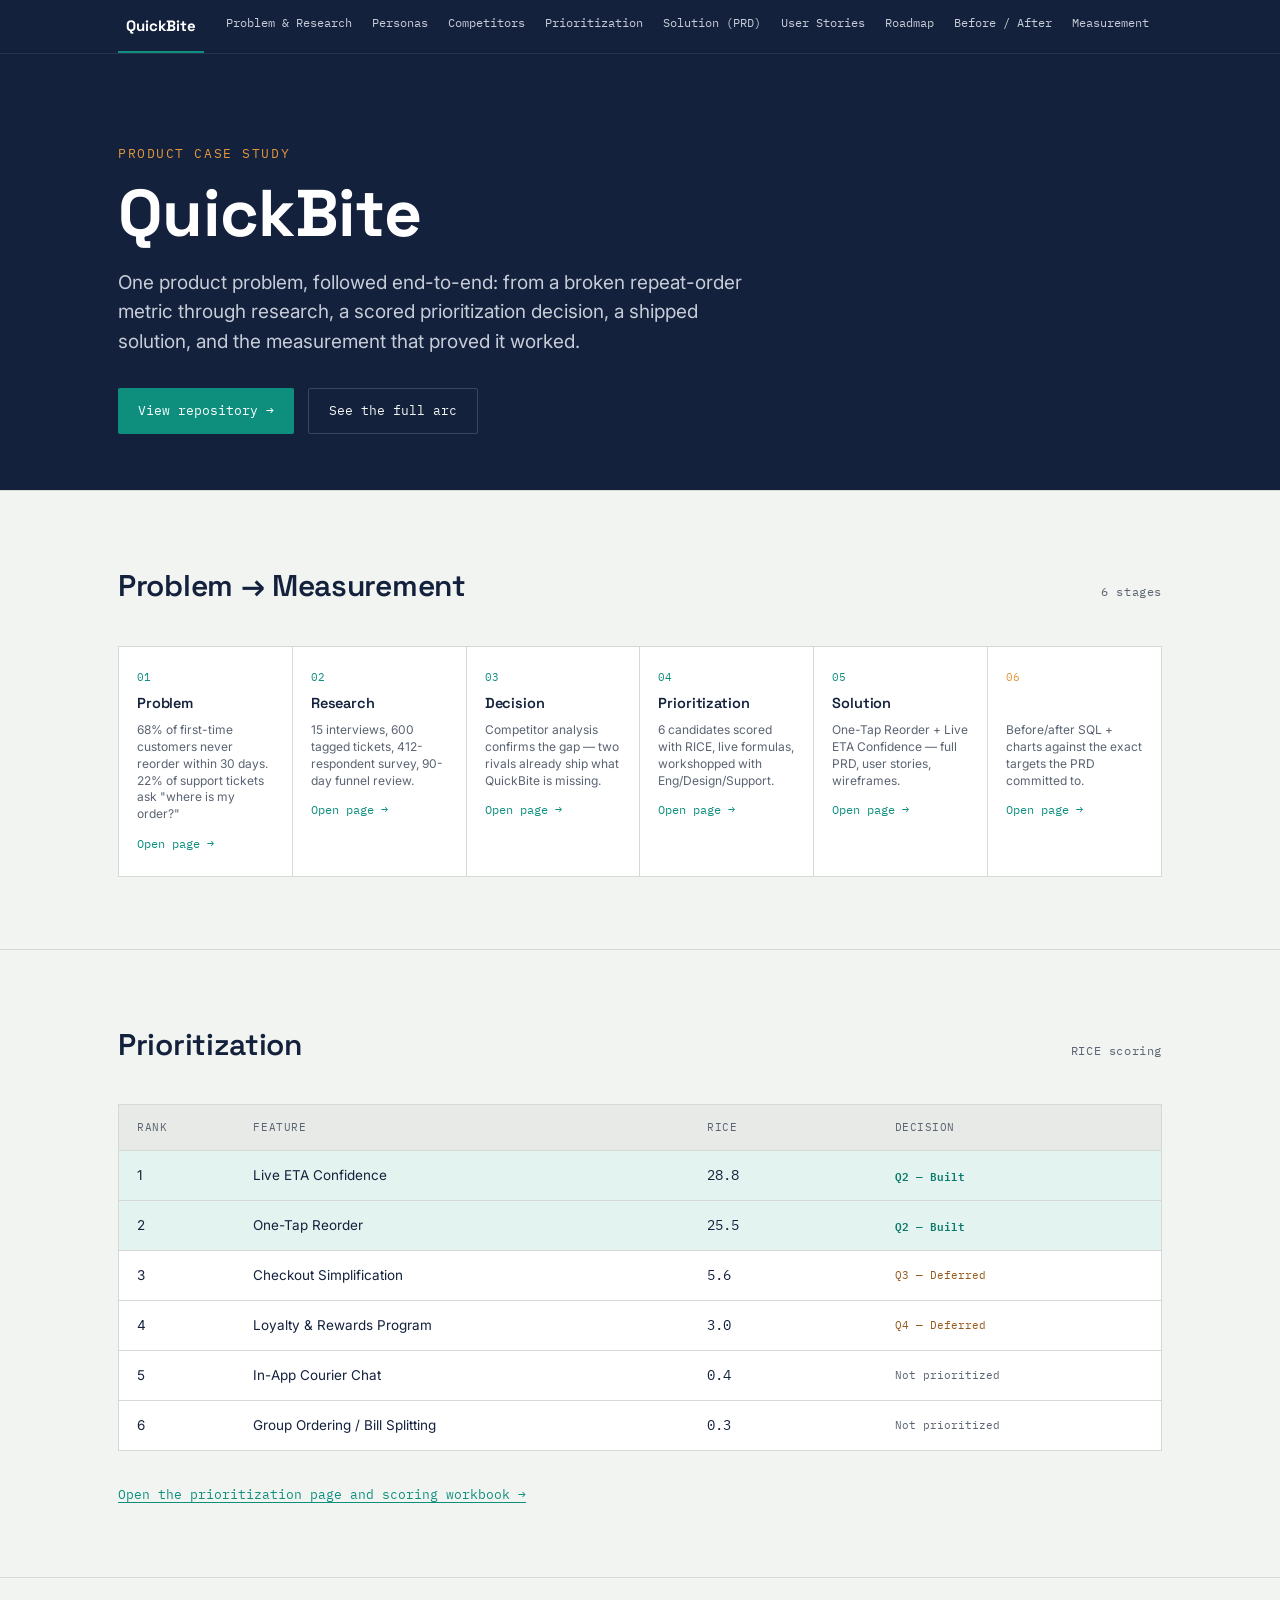
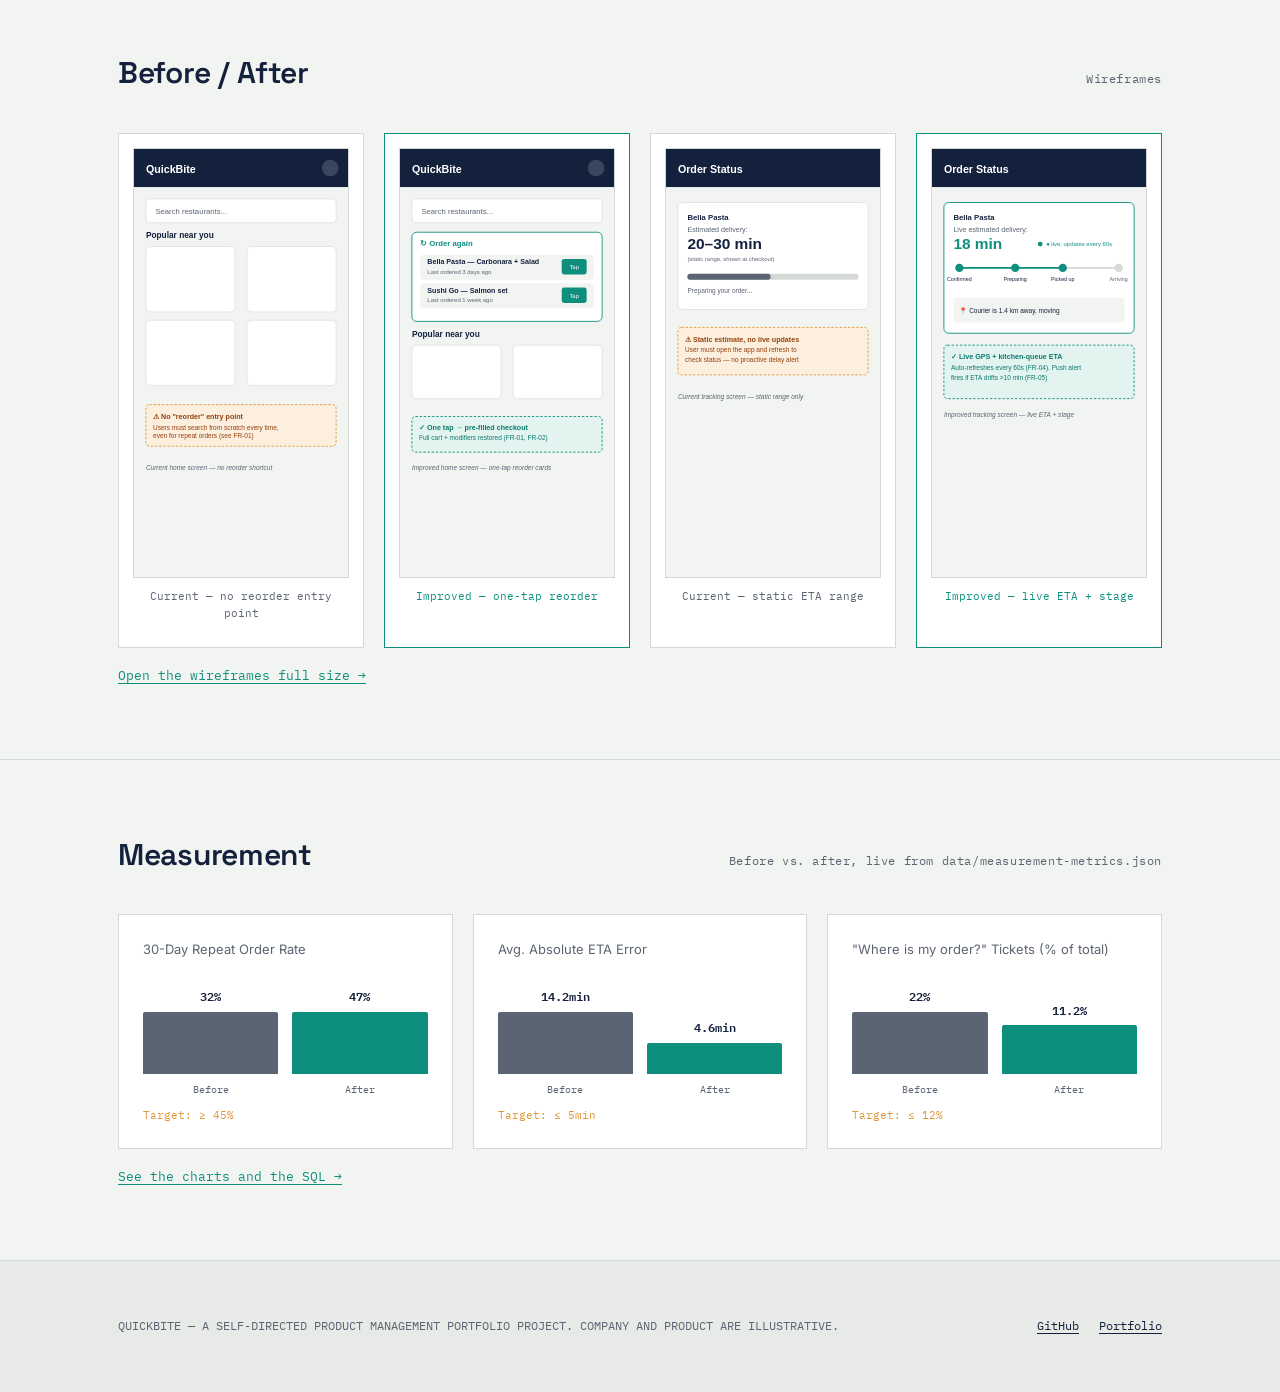
<file: index.html>
<!DOCTYPE html>
<html lang="en">
<head>
<meta charset="UTF-8">
<meta name="viewport" content="width=device-width, initial-scale=1.0">
<title>QuickBite — Product Case Study</title>
<meta name="description" content="A product management case study: Problem, Research, Decision, Prioritization, Solution, Measurement — for a food delivery app's reorder and live ETA features.">
<link rel="preconnect" href="https://fonts.googleapis.com">
<link rel="preconnect" href="https://fonts.gstatic.com" crossorigin>
<link href="https://fonts.googleapis.com/css2?family=Space+Grotesk:wght@400;500;600;700&family=Inter:wght@400;500;600&family=IBM+Plex+Mono:wght@400;500;600&display=swap" rel="stylesheet">
<link rel="stylesheet" href="styles.css">
</head>
<body>
<nav class="topnav" aria-label="Case study pages"><div class="wrap nav-in"><a href="index.html" class="brand" aria-current="page">QuickBite</a><a href="problem.html">Problem &amp; Research</a><a href="personas.html">Personas</a><a href="competitors.html">Competitors</a><a href="prioritization.html">Prioritization</a><a href="prd.html">Solution (PRD)</a><a href="stories.html">User Stories</a><a href="roadmap.html">Roadmap</a><a href="before-after.html">Before / After</a><a href="measurement.html">Measurement</a></div></nav>

<header class="hero">
  <div class="wrap">
    <div class="eyebrow">Product Case Study</div>
    <h1>QuickBite</h1>
    <p class="sub">One product problem, followed end-to-end: from a broken repeat-order metric through research, a scored prioritization decision, a shipped solution, and the measurement that proved it worked.</p>
    <div class="hero-cta">
      <a class="btn btn-primary" href="https://github.com/Mrunali121/food-delivery-product-case-study" target="_blank" rel="noopener">View repository →</a>
      <a class="btn btn-ghost" href="#arc">See the full arc</a>
    </div>
  </div>
</header>

<section id="arc">
  <div class="wrap">
    <div class="section-head reveal"><h2>Problem → Measurement</h2><span class="section-tag">6 stages</span></div>
    <div class="arc-rail reveal">
      <a href="problem.html" class="arc-step">
        <div class="arc-num">01</div>
        <h3>Problem</h3>
        <p>68% of first-time customers never reorder within 30 days. 22% of support tickets ask "where is my order?"</p>
      
        <span class="arc-go">Open page &rarr;</span>
      </a>
      <a href="personas.html" class="arc-step">
        <div class="arc-num">02</div>
        <h3>Research</h3>
        <p>15 interviews, 600 tagged tickets, 412-respondent survey, 90-day funnel review.</p>
      
        <span class="arc-go">Open page &rarr;</span>
      </a>
      <a href="competitors.html" class="arc-step">
        <div class="arc-num">03</div>
        <h3>Decision</h3>
        <p>Competitor analysis confirms the gap — two rivals already ship what QuickBite is missing.</p>
      
        <span class="arc-go">Open page &rarr;</span>
      </a>
      <a href="prioritization.html" class="arc-step">
        <div class="arc-num">04</div>
        <h3>Prioritization</h3>
        <p>6 candidates scored with RICE, live formulas, workshopped with Eng/Design/Support.</p>
      
        <span class="arc-go">Open page &rarr;</span>
      </a>
      <a href="prd.html" class="arc-step">
        <div class="arc-num">05</div>
        <h3>Solution</h3>
        <p>One-Tap Reorder + Live ETA Confidence — full PRD, user stories, wireframes.</p>
      
        <span class="arc-go">Open page &rarr;</span>
      </a>
      <a href="measurement.html" class="arc-step arc-step-final">
        <div class="arc-num">06</div>
        <h3>Measurement</h3>
        <p>Before/after SQL + charts against the exact targets the PRD committed to.</p>
      
        <span class="arc-go">Open page &rarr;</span>
      </a>
      </div>
  </div>
</section>

<section id="prioritization">
  <div class="wrap">
    <div class="section-head reveal"><h2>Prioritization</h2><span class="section-tag">RICE scoring</span></div>
    <div class="rice-table reveal">
      <div class="rice-row rice-head">
        <span>Rank</span><span>Feature</span><span>RICE</span><span>Decision</span>
      </div>
      <div class="rice-row rice-winner">
        <span>1</span><span>Live ETA Confidence</span><span class="mono">28.8</span><span class="tag-built">Q2 — Built</span>
      </div>
      <div class="rice-row rice-winner">
        <span>2</span><span>One-Tap Reorder</span><span class="mono">25.5</span><span class="tag-built">Q2 — Built</span>
      </div>
      <div class="rice-row">
        <span>3</span><span>Checkout Simplification</span><span class="mono">5.6</span><span class="tag-deferred">Q3 — Deferred</span>
      </div>
      <div class="rice-row">
        <span>4</span><span>Loyalty &amp; Rewards Program</span><span class="mono">3.0</span><span class="tag-deferred">Q4 — Deferred</span>
      </div>
      <div class="rice-row">
        <span>5</span><span>In-App Courier Chat</span><span class="mono">0.4</span><span class="tag-none">Not prioritized</span>
      </div>
      <div class="rice-row">
        <span>6</span><span>Group Ordering / Bill Splitting</span><span class="mono">0.3</span><span class="tag-none">Not prioritized</span>
      </div>
    </div>
    <a class="inline-link reveal" href="prioritization.html">Open the prioritization page and scoring workbook →</a>
  </div>
</section>

<section id="mockups">
  <div class="wrap">
    <div class="section-head reveal"><h2>Before / After</h2><span class="section-tag">Wireframes</span></div>
    <div class="mockup-grid reveal">
      <div class="mockup-card">
        <img src="mockup-1-home-current.svg" alt="Current home screen, no reorder shortcut">
        <p class="mockup-label">Current — no reorder entry point</p>
      </div>
      <div class="mockup-card mockup-card-after">
        <img src="mockup-2-home-improved.svg" alt="Improved home screen with one-tap reorder cards">
        <p class="mockup-label">Improved — one-tap reorder</p>
      </div>
      <div class="mockup-card">
        <img src="mockup-3-tracking-current.svg" alt="Current tracking screen with static ETA">
        <p class="mockup-label">Current — static ETA range</p>
      </div>
      <div class="mockup-card mockup-card-after">
        <img src="mockup-4-tracking-improved.svg" alt="Improved tracking screen with live ETA">
        <p class="mockup-label">Improved — live ETA + stage</p>
      </div>
    </div>
    <a class="inline-link reveal" href="before-after.html">Open the wireframes full size →</a>
  </div>
</section>

<section id="measurement">
  <div class="wrap">
    <div class="section-head reveal"><h2>Measurement</h2><span class="section-tag">Before vs. after, live from data/measurement-metrics.json</span></div>
    <div id="metrics-container" class="metrics-grid reveal">
      <p class="mono loading-text">Loading measured results…</p>
    </div>
    <a class="inline-link reveal" href="measurement.html">See the charts and the SQL →</a>
  </div>
</section>

<footer>
  <div class="wrap">
    <p>QUICKBITE — A SELF-DIRECTED PRODUCT MANAGEMENT PORTFOLIO PROJECT. COMPANY AND PRODUCT ARE ILLUSTRATIVE.</p>
    <div class="links">
      <a href="https://github.com/Mrunali121/food-delivery-product-case-study" target="_blank" rel="noopener">GitHub</a>
      <a href="https://mrunali121.github.io/" target="_blank" rel="noopener">Portfolio</a>
    </div>
  </div>
</footer>

<script src="script.js"></script>
</body>
</html>
</file>
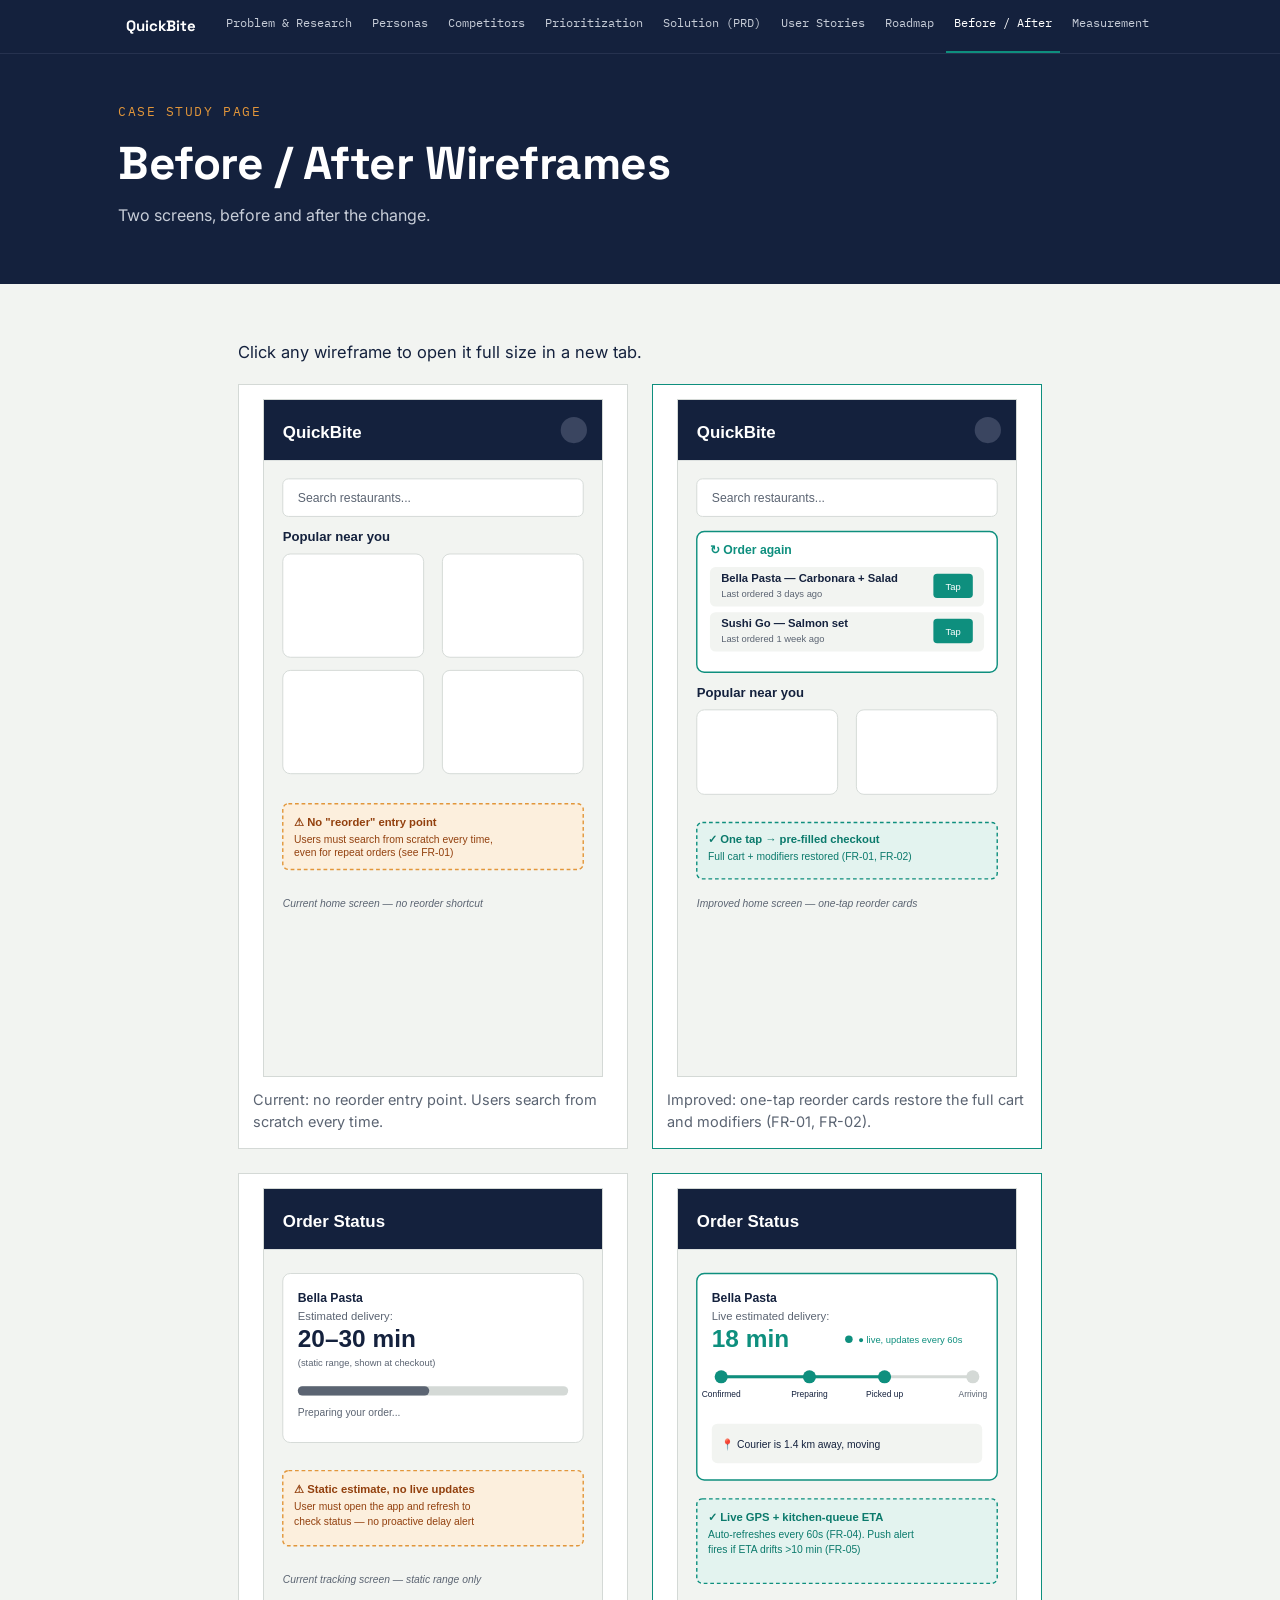
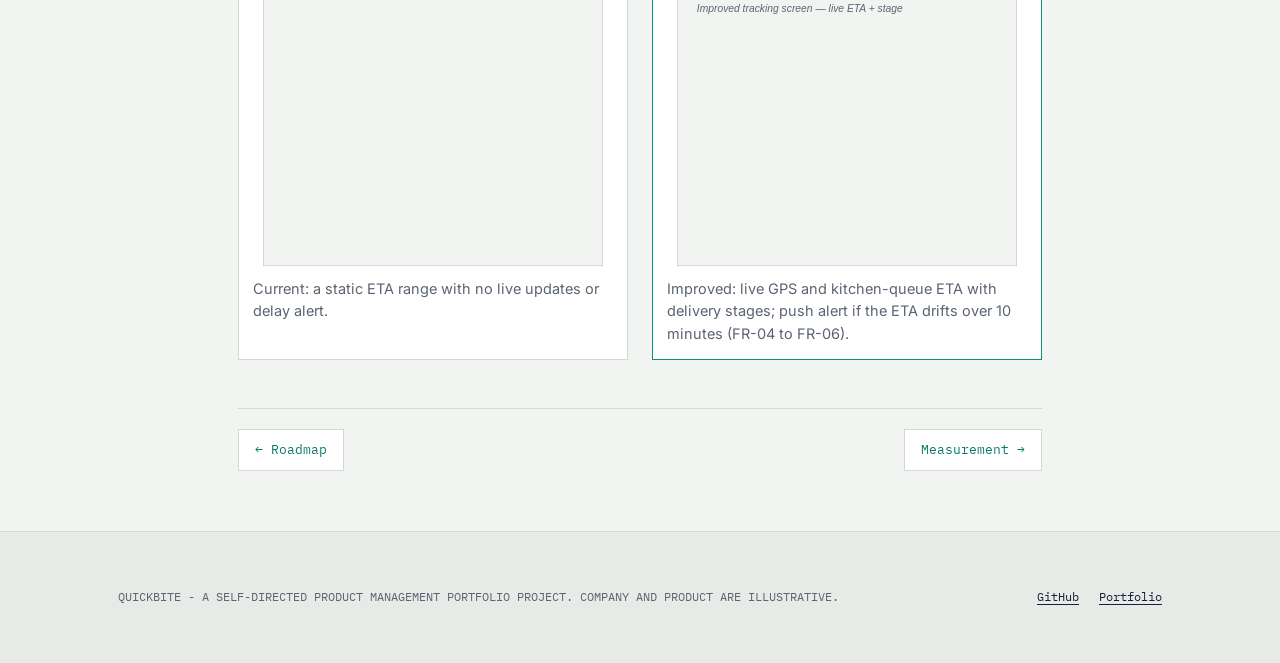
<file: before-after.html>
<!DOCTYPE html>
<html lang="en">
<head>
<meta charset="UTF-8">
<meta name="viewport" content="width=device-width, initial-scale=1.0">
<title>Before / After Wireframes | QuickBite Product Case Study</title>
<meta name="description" content="QuickBite product case study: Before / After Wireframes.">
<link rel="preconnect" href="https://fonts.googleapis.com">
<link rel="preconnect" href="https://fonts.gstatic.com" crossorigin>
<link href="https://fonts.googleapis.com/css2?family=Space+Grotesk:wght@400;500;600;700&family=Inter:wght@400;500;600&family=IBM+Plex+Mono:wght@400;500;600&display=swap" rel="stylesheet">
<link rel="stylesheet" href="styles.css">
</head>
<body>
<nav class="topnav" aria-label="Case study pages"><div class="wrap nav-in"><a href="index.html" class="brand">QuickBite</a><a href="problem.html">Problem & Research</a><a href="personas.html">Personas</a><a href="competitors.html">Competitors</a><a href="prioritization.html">Prioritization</a><a href="prd.html">Solution (PRD)</a><a href="stories.html">User Stories</a><a href="roadmap.html">Roadmap</a><a href="before-after.html" aria-current="page">Before / After</a><a href="measurement.html">Measurement</a></div></nav>
<header class="pagehead"><div class="wrap"><div class="eyebrow">Case study page</div><h1>Before / After Wireframes</h1><p class="sub">Two screens, before and after the change.</p></div></header>
<main class="wrap doc"><p>Click any wireframe to open it full size in a new tab.</p><div class="ba-grid"><figure class="ba-card"><a href="mockup-1-home-current.svg" target="_blank" rel="noopener"><img src="mockup-1-home-current.svg" alt="Current home screen"></a><figcaption>Current: no reorder entry point. Users search from scratch every time.</figcaption></figure><figure class="ba-card after"><a href="mockup-2-home-improved.svg" target="_blank" rel="noopener"><img src="mockup-2-home-improved.svg" alt="Improved home screen"></a><figcaption>Improved: one-tap reorder cards restore the full cart and modifiers (FR-01, FR-02).</figcaption></figure><figure class="ba-card"><a href="mockup-3-tracking-current.svg" target="_blank" rel="noopener"><img src="mockup-3-tracking-current.svg" alt="Current tracking screen"></a><figcaption>Current: a static ETA range with no live updates or delay alert.</figcaption></figure><figure class="ba-card after"><a href="mockup-4-tracking-improved.svg" target="_blank" rel="noopener"><img src="mockup-4-tracking-improved.svg" alt="Improved tracking screen"></a><figcaption>Improved: live GPS and kitchen-queue ETA with delivery stages; push alert if the ETA drifts over 10 minutes (FR-04 to FR-06).</figcaption></figure></div><div class="pager"><a class="pg" href="roadmap.html">&larr; Roadmap</a><a class="pg" href="measurement.html">Measurement &rarr;</a></div></main>
<footer>
  <div class="wrap">
    <p>QUICKBITE - A SELF-DIRECTED PRODUCT MANAGEMENT PORTFOLIO PROJECT. COMPANY AND PRODUCT ARE ILLUSTRATIVE.</p>
    <div class="links">
      <a href="https://github.com/Mrunali121/food-delivery-product-case-study" target="_blank" rel="noopener">GitHub</a>
      <a href="https://mrunali121.github.io/" target="_blank" rel="noopener">Portfolio</a>
    </div>
  </div>
</footer>
</body>
</html>
</file>
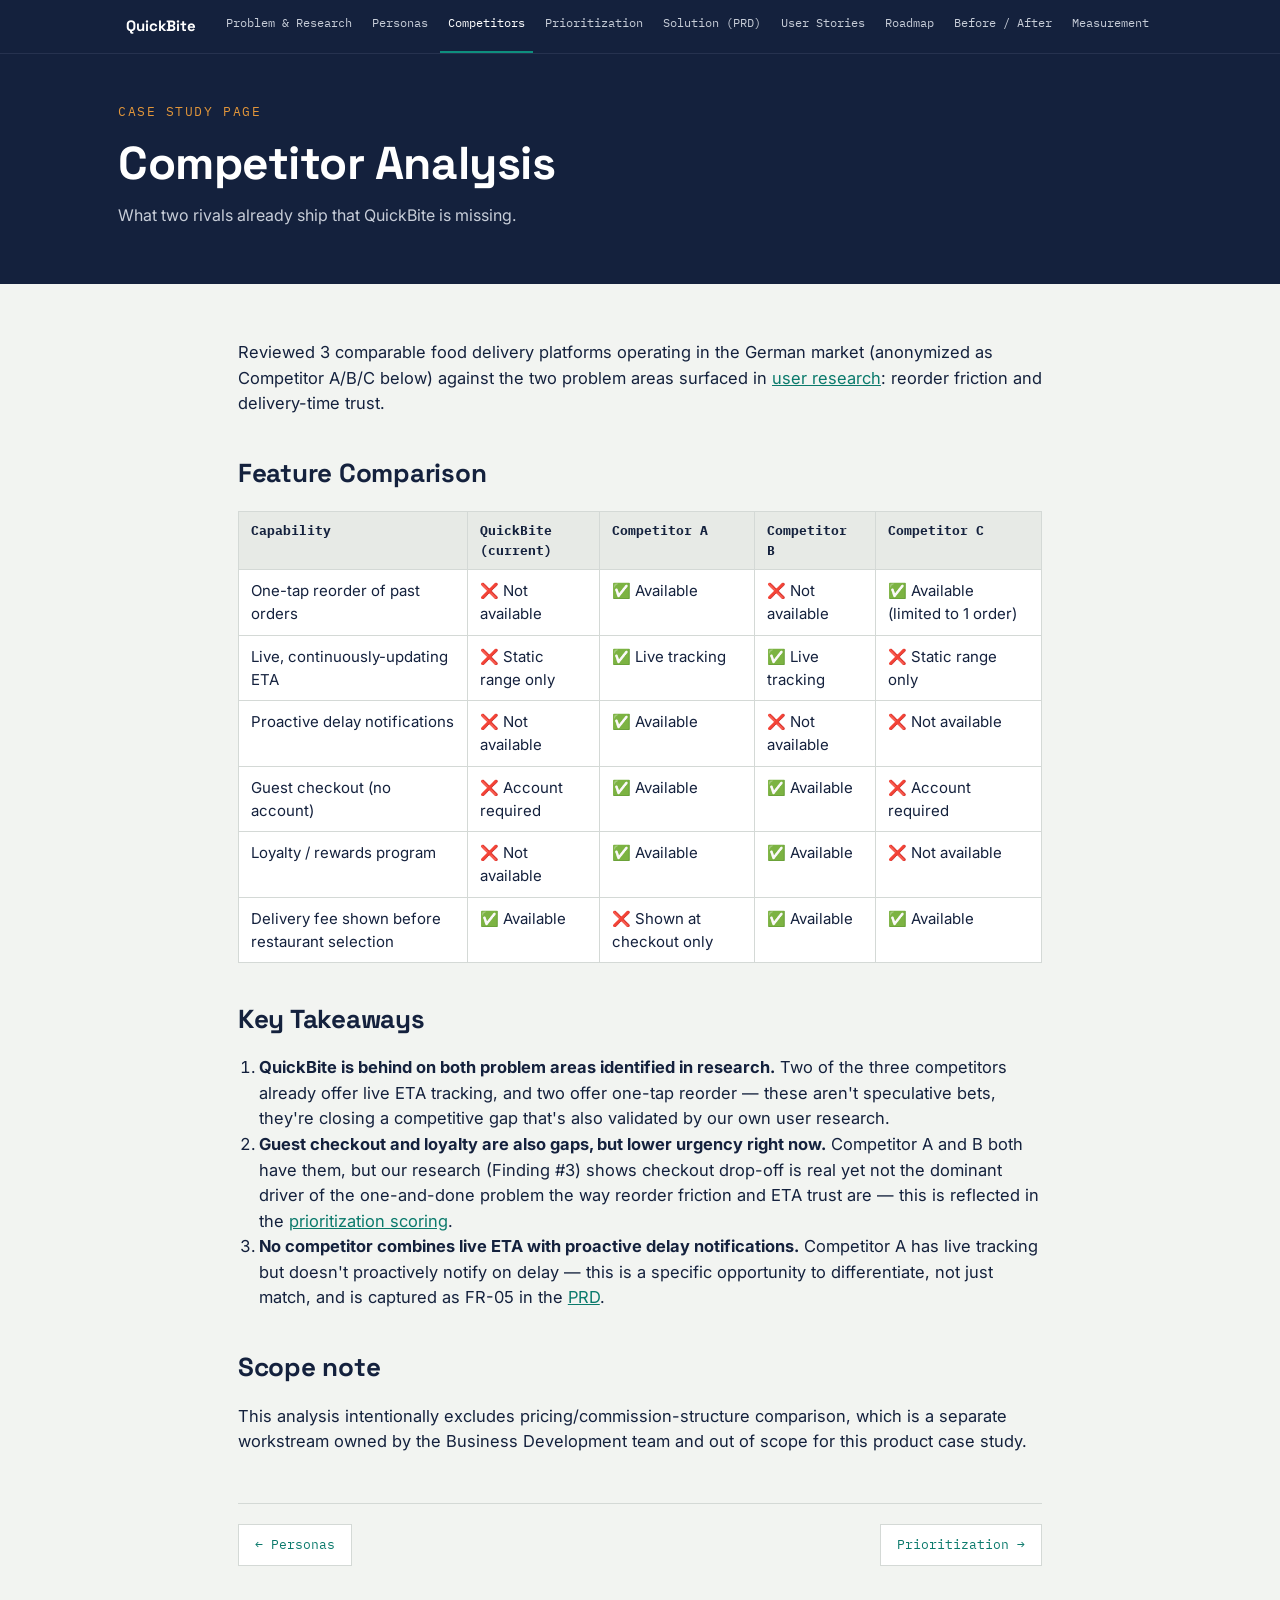
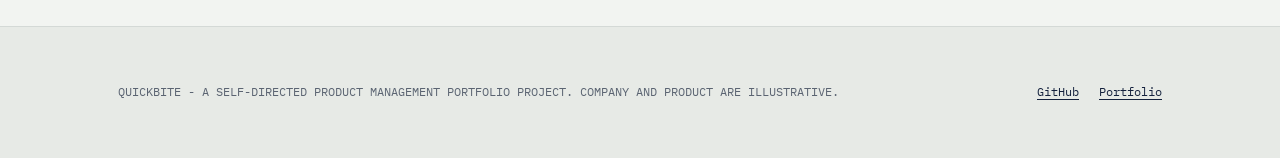
<file: competitors.html>
<!DOCTYPE html>
<html lang="en">
<head>
<meta charset="UTF-8">
<meta name="viewport" content="width=device-width, initial-scale=1.0">
<title>Competitor Analysis | QuickBite Product Case Study</title>
<meta name="description" content="QuickBite product case study: Competitor Analysis.">
<link rel="preconnect" href="https://fonts.googleapis.com">
<link rel="preconnect" href="https://fonts.gstatic.com" crossorigin>
<link href="https://fonts.googleapis.com/css2?family=Space+Grotesk:wght@400;500;600;700&family=Inter:wght@400;500;600&family=IBM+Plex+Mono:wght@400;500;600&display=swap" rel="stylesheet">
<link rel="stylesheet" href="styles.css">
</head>
<body>
<nav class="topnav" aria-label="Case study pages"><div class="wrap nav-in"><a href="index.html" class="brand">QuickBite</a><a href="problem.html">Problem & Research</a><a href="personas.html">Personas</a><a href="competitors.html" aria-current="page">Competitors</a><a href="prioritization.html">Prioritization</a><a href="prd.html">Solution (PRD)</a><a href="stories.html">User Stories</a><a href="roadmap.html">Roadmap</a><a href="before-after.html">Before / After</a><a href="measurement.html">Measurement</a></div></nav>
<header class="pagehead"><div class="wrap"><div class="eyebrow">Case study page</div><h1>Competitor Analysis</h1><p class="sub">What two rivals already ship that QuickBite is missing.</p></div></header>
<main class="wrap doc"><p>Reviewed 3 comparable food delivery platforms operating in the German market
(anonymized as Competitor A/B/C below) against the two problem areas surfaced in
<a href="problem.html">user research</a>: reorder friction and delivery-time trust.</p>
<h2>Feature Comparison</h2>
<table>
<thead>
<tr>
<th>Capability</th>
<th>QuickBite (current)</th>
<th>Competitor A</th>
<th>Competitor B</th>
<th>Competitor C</th>
</tr>
</thead>
<tbody>
<tr>
<td>One-tap reorder of past orders</td>
<td>❌ Not available</td>
<td>✅ Available</td>
<td>❌ Not available</td>
<td>✅ Available (limited to 1 order)</td>
</tr>
<tr>
<td>Live, continuously-updating ETA</td>
<td>❌ Static range only</td>
<td>✅ Live tracking</td>
<td>✅ Live tracking</td>
<td>❌ Static range only</td>
</tr>
<tr>
<td>Proactive delay notifications</td>
<td>❌ Not available</td>
<td>✅ Available</td>
<td>❌ Not available</td>
<td>❌ Not available</td>
</tr>
<tr>
<td>Guest checkout (no account)</td>
<td>❌ Account required</td>
<td>✅ Available</td>
<td>✅ Available</td>
<td>❌ Account required</td>
</tr>
<tr>
<td>Loyalty / rewards program</td>
<td>❌ Not available</td>
<td>✅ Available</td>
<td>✅ Available</td>
<td>❌ Not available</td>
</tr>
<tr>
<td>Delivery fee shown before restaurant selection</td>
<td>✅ Available</td>
<td>❌ Shown at checkout only</td>
<td>✅ Available</td>
<td>✅ Available</td>
</tr>
</tbody>
</table>
<h2>Key Takeaways</h2>
<ol>
<li><strong>QuickBite is behind on both problem areas identified in research.</strong> Two of
   the three competitors already offer live ETA tracking, and two offer one-tap
   reorder — these aren't speculative bets, they're closing a competitive gap
   that's also validated by our own user research.</li>
<li><strong>Guest checkout and loyalty are also gaps, but lower urgency right now.</strong>
   Competitor A and B both have them, but our research (Finding #3) shows
   checkout drop-off is real yet not the dominant driver of the one-and-done
   problem the way reorder friction and ETA trust are — this is reflected in the
   <a href="prioritization.html">prioritization scoring</a>.</li>
<li><strong>No competitor combines live ETA with proactive delay notifications.</strong>
   Competitor A has live tracking but doesn't proactively notify on delay — this
   is a specific opportunity to differentiate, not just match, and is captured
   as FR-05 in the <a href="prd.html">PRD</a>.</li>
</ol>
<h2>Scope note</h2>
<p>This analysis intentionally excludes pricing/commission-structure comparison,
which is a separate workstream owned by the Business Development team and out of
scope for this product case study.</p><div class="pager"><a class="pg" href="personas.html">&larr; Personas</a><a class="pg" href="prioritization.html">Prioritization &rarr;</a></div></main>
<footer>
  <div class="wrap">
    <p>QUICKBITE - A SELF-DIRECTED PRODUCT MANAGEMENT PORTFOLIO PROJECT. COMPANY AND PRODUCT ARE ILLUSTRATIVE.</p>
    <div class="links">
      <a href="https://github.com/Mrunali121/food-delivery-product-case-study" target="_blank" rel="noopener">GitHub</a>
      <a href="https://mrunali121.github.io/" target="_blank" rel="noopener">Portfolio</a>
    </div>
  </div>
</footer>
</body>
</html>
</file>
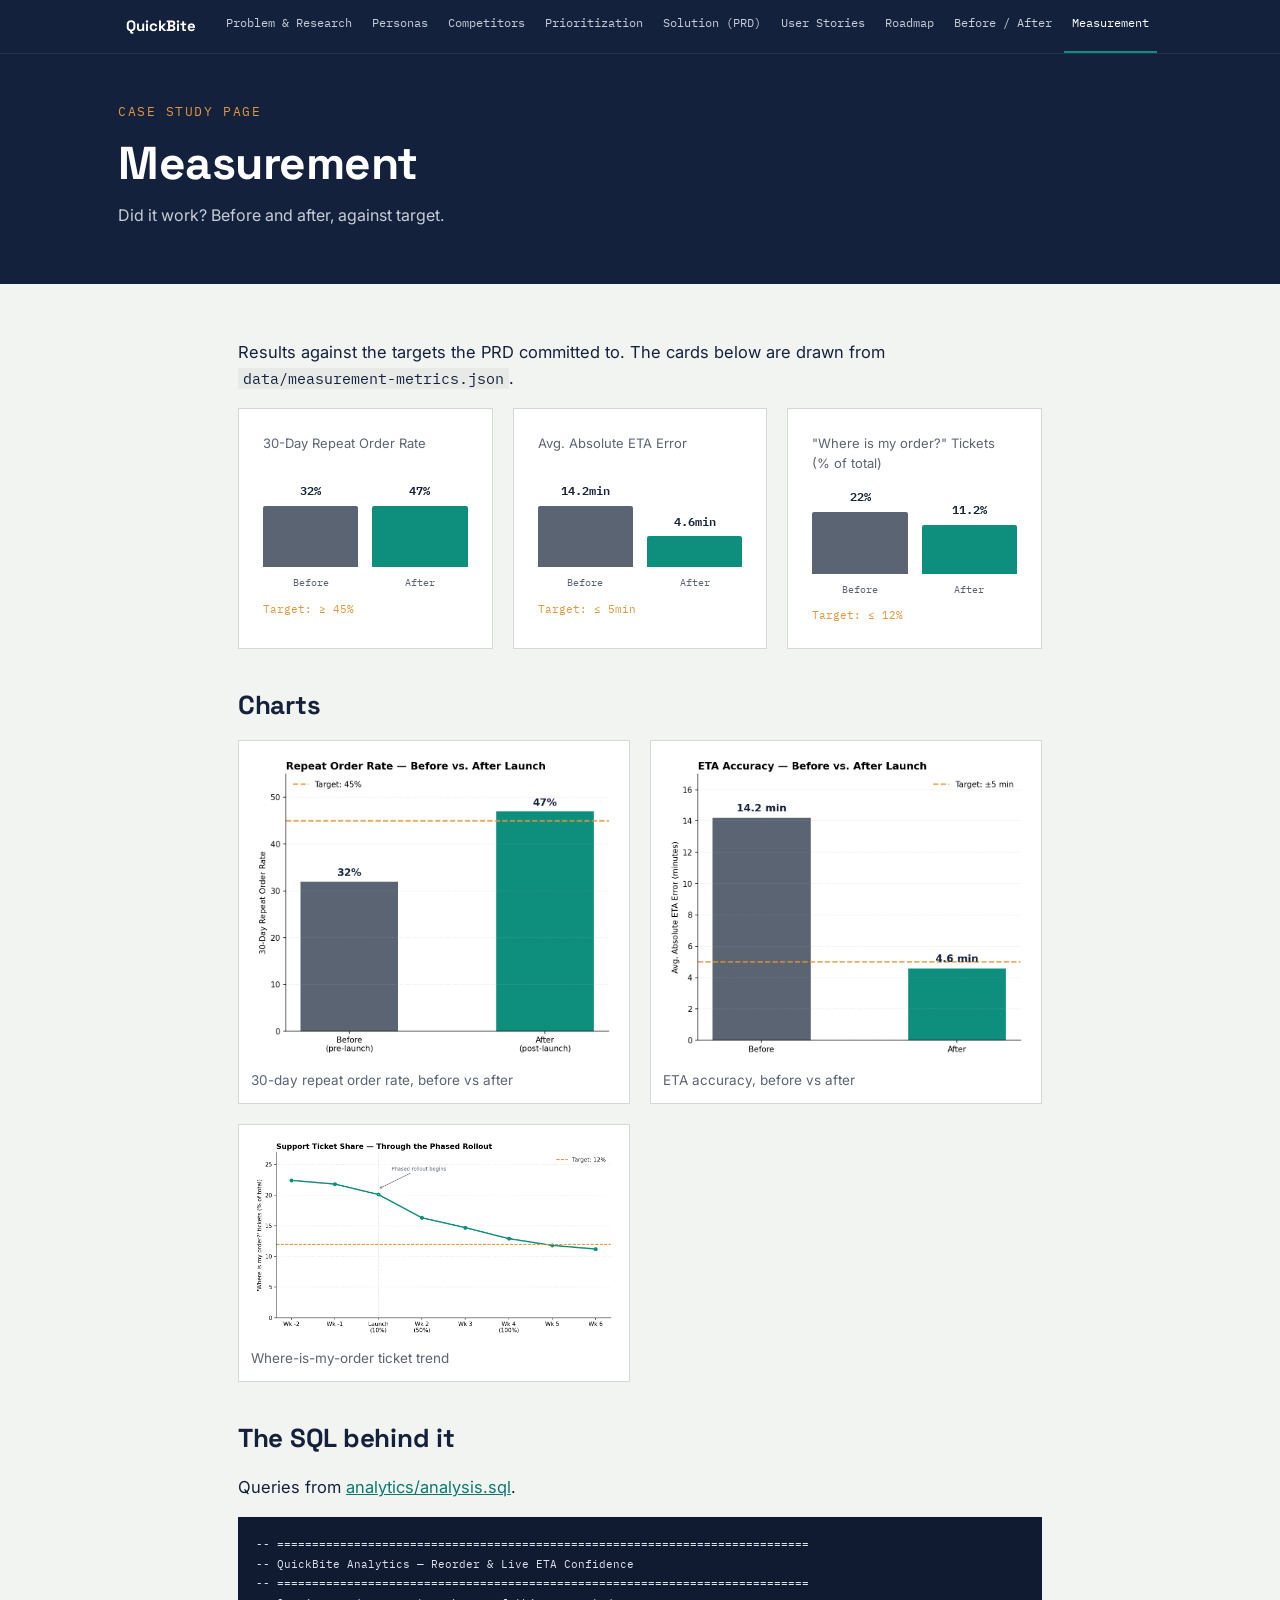
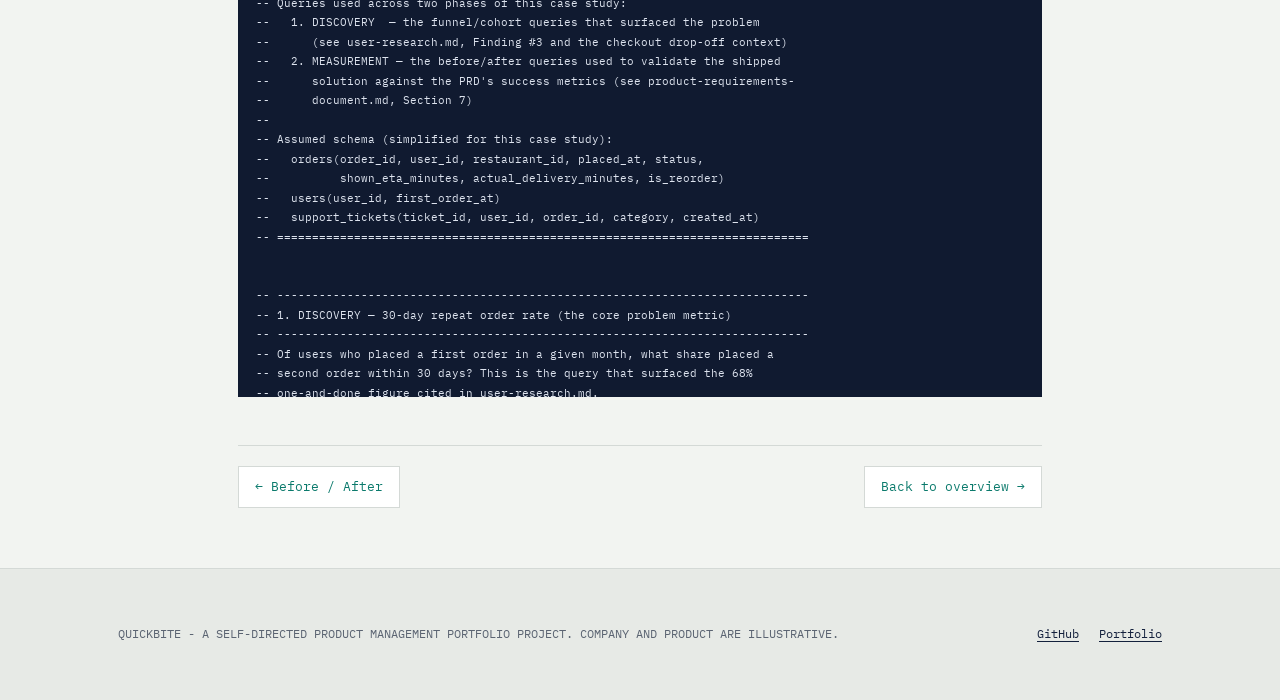
<file: measurement.html>
<!DOCTYPE html>
<html lang="en">
<head>
<meta charset="UTF-8">
<meta name="viewport" content="width=device-width, initial-scale=1.0">
<title>Measurement | QuickBite Product Case Study</title>
<meta name="description" content="QuickBite product case study: Measurement.">
<link rel="preconnect" href="https://fonts.googleapis.com">
<link rel="preconnect" href="https://fonts.gstatic.com" crossorigin>
<link href="https://fonts.googleapis.com/css2?family=Space+Grotesk:wght@400;500;600;700&family=Inter:wght@400;500;600&family=IBM+Plex+Mono:wght@400;500;600&display=swap" rel="stylesheet">
<link rel="stylesheet" href="styles.css">
</head>
<body>
<nav class="topnav" aria-label="Case study pages"><div class="wrap nav-in"><a href="index.html" class="brand">QuickBite</a><a href="problem.html">Problem & Research</a><a href="personas.html">Personas</a><a href="competitors.html">Competitors</a><a href="prioritization.html">Prioritization</a><a href="prd.html">Solution (PRD)</a><a href="stories.html">User Stories</a><a href="roadmap.html">Roadmap</a><a href="before-after.html">Before / After</a><a href="measurement.html" aria-current="page">Measurement</a></div></nav>
<header class="pagehead"><div class="wrap"><div class="eyebrow">Case study page</div><h1>Measurement</h1><p class="sub">Did it work? Before and after, against target.</p></div></header>
<main class="wrap doc"><p>Results against the targets the PRD committed to. The cards below are drawn from <code>data/measurement-metrics.json</code>.</p><div id="metrics-container" class="metrics-grid in"><p class="mono loading-text">Loading measured results...</p></div><h2>Charts</h2><div class="chart-grid"><figure><img src="chart-repeat-rate.png" alt="30-day repeat order rate before and after"><figcaption>30-day repeat order rate, before vs after</figcaption></figure><figure><img src="chart-eta-accuracy.png" alt="ETA accuracy before and after"><figcaption>ETA accuracy, before vs after</figcaption></figure><figure><img src="chart-support-tickets.png" alt="Support ticket trend"><figcaption>Where-is-my-order ticket trend</figcaption></figure></div><h2 id="sql">The SQL behind it</h2><p>Queries from <a href="https://github.com/Mrunali121/food-delivery-product-case-study/blob/main/analytics/analysis.sql" target="_blank" rel="noopener">analytics/analysis.sql</a>.</p><pre class="code"><code>-- ============================================================================
-- QuickBite Analytics — Reorder &amp; Live ETA Confidence
-- ============================================================================
-- Queries used across two phases of this case study:
--   1. DISCOVERY  — the funnel/cohort queries that surfaced the problem
--      (see user-research.md, Finding #3 and the checkout drop-off context)
--   2. MEASUREMENT — the before/after queries used to validate the shipped
--      solution against the PRD&#x27;s success metrics (see product-requirements-
--      document.md, Section 7)
--
-- Assumed schema (simplified for this case study):
--   orders(order_id, user_id, restaurant_id, placed_at, status,
--          shown_eta_minutes, actual_delivery_minutes, is_reorder)
--   users(user_id, first_order_at)
--   support_tickets(ticket_id, user_id, order_id, category, created_at)
-- ============================================================================


-- ----------------------------------------------------------------------------
-- 1. DISCOVERY — 30-day repeat order rate (the core problem metric)
-- ----------------------------------------------------------------------------
-- Of users who placed a first order in a given month, what share placed a
-- second order within 30 days? This is the query that surfaced the 68%
-- one-and-done figure cited in user-research.md.

WITH first_orders AS (
    SELECT
        user_id,
        MIN(placed_at) AS first_order_at
    FROM orders
    WHERE status = &#x27;completed&#x27;
    GROUP BY user_id
),
repeat_check AS (
    SELECT
        f.user_id,
        f.first_order_at,
        EXISTS (
            SELECT 1
            FROM orders o
            WHERE o.user_id = f.user_id
              AND o.status = &#x27;completed&#x27;
              AND o.placed_at &gt; f.first_order_at
              AND o.placed_at &lt;= f.first_order_at + INTERVAL &#x27;30 days&#x27;
        ) AS reordered_within_30_days
    FROM first_orders f
)
SELECT
    DATE_TRUNC(&#x27;month&#x27;, first_order_at) AS cohort_month,
    COUNT(*) AS first_time_customers,
    SUM(CASE WHEN reordered_within_30_days THEN 1 ELSE 0 END) AS repeat_customers,
    ROUND(
        100.0 * SUM(CASE WHEN reordered_within_30_days THEN 1 ELSE 0 END) / COUNT(*),
        1
    ) AS repeat_rate_pct
FROM repeat_check
GROUP BY DATE_TRUNC(&#x27;month&#x27;, first_order_at)
ORDER BY cohort_month;


-- ----------------------------------------------------------------------------
-- 2. DISCOVERY — &quot;Where is my order?&quot; tickets as % of total support volume
-- ----------------------------------------------------------------------------
-- Confirms the 22% figure cited in user-research.md.

SELECT
    DATE_TRUNC(&#x27;month&#x27;, created_at) AS month,
    COUNT(*) FILTER (WHERE category = &#x27;delivery_status_inquiry&#x27;) AS eta_tickets,
    COUNT(*) AS total_tickets,
    ROUND(
        100.0 * COUNT(*) FILTER (WHERE category = &#x27;delivery_status_inquiry&#x27;) / COUNT(*),
        1
    ) AS eta_ticket_share_pct
FROM support_tickets
GROUP BY DATE_TRUNC(&#x27;month&#x27;, created_at)
ORDER BY month;


-- ----------------------------------------------------------------------------
-- 3. DISCOVERY — ETA accuracy distribution (shown vs. actual)
-- ----------------------------------------------------------------------------
-- Buckets the gap between the ETA shown at checkout and actual delivery time,
-- to quantify how far off the static estimate typically runs.

SELECT
    CASE
        WHEN actual_delivery_minutes - shown_eta_minutes &lt;= 0 THEN &#x27;On time or early&#x27;
        WHEN actual_delivery_minutes - shown_eta_minutes &lt;= 5 THEN &#x27;1-5 min late&#x27;
        WHEN actual_delivery_minutes - shown_eta_minutes &lt;= 15 THEN &#x27;6-15 min late&#x27;
        ELSE &#x27;15+ min late&#x27;
    END AS delay_bucket,
    COUNT(*) AS order_count,
    ROUND(100.0 * COUNT(*) / SUM(COUNT(*)) OVER (), 1) AS pct_of_orders
FROM orders
WHERE status = &#x27;completed&#x27;
GROUP BY 1
ORDER BY MIN(actual_delivery_minutes - shown_eta_minutes);


-- ----------------------------------------------------------------------------
-- 4. MEASUREMENT — Before/after repeat rate around the Live ETA + Reorder launch
-- ----------------------------------------------------------------------------
-- Compares the 30-day repeat rate for cohorts before vs. after the phased
-- rollout described in product-requirements-document.md, Section 8.
-- :launch_date is the Week 1 rollout start (10% Berlin traffic).

WITH first_orders AS (
    SELECT user_id, MIN(placed_at) AS first_order_at
    FROM orders
    WHERE status = &#x27;completed&#x27;
    GROUP BY user_id
),
repeat_check AS (
    SELECT
        f.user_id,
        f.first_order_at,
        CASE WHEN f.first_order_at &lt; :launch_date THEN &#x27;before&#x27; ELSE &#x27;after&#x27; END AS period,
        EXISTS (
            SELECT 1 FROM orders o
            WHERE o.user_id = f.user_id
              AND o.status = &#x27;completed&#x27;
              AND o.placed_at &gt; f.first_order_at
              AND o.placed_at &lt;= f.first_order_at + INTERVAL &#x27;30 days&#x27;
        ) AS reordered_within_30_days
    FROM first_orders f
)
SELECT
    period,
    COUNT(*) AS first_time_customers,
    ROUND(100.0 * SUM(CASE WHEN reordered_within_30_days THEN 1 ELSE 0 END) / COUNT(*), 1) AS repeat_rate_pct
FROM repeat_check
GROUP BY period
ORDER BY period DESC;


-- ----------------------------------------------------------------------------
-- 5. MEASUREMENT — ETA accuracy, before vs. after live tracking
-- ----------------------------------------------------------------------------
-- Validates the ±5 minute target set in the PRD&#x27;s success metrics.

SELECT
    CASE WHEN placed_at &lt; :launch_date THEN &#x27;before&#x27; ELSE &#x27;after&#x27; END AS period,
    ROUND(AVG(ABS(actual_delivery_minutes - shown_eta_minutes)), 1) AS avg_abs_eta_error_minutes,
    ROUND(
        PERCENTILE_CONT(0.9) WITHIN GROUP (ORDER BY ABS(actual_delivery_minutes - shown_eta_minutes)),
        1
    ) AS p90_abs_eta_error_minutes
FROM orders
WHERE status = &#x27;completed&#x27;
GROUP BY 1
ORDER BY 1 DESC;


-- ----------------------------------------------------------------------------
-- 6. MEASUREMENT — Reorder feature adoption and its effect on repeat rate
-- ----------------------------------------------------------------------------
-- Isolates whether users who actually used the new one-tap reorder path
-- show a higher repeat rate than those who didn&#x27;t, within the post-launch
-- cohort — a check against the feature working as intended, not just
-- correlating with the rollout date.

WITH post_launch_first_orders AS (
    SELECT user_id, MIN(placed_at) AS first_order_at
    FROM orders
    WHERE status = &#x27;completed&#x27; AND placed_at &gt;= :launch_date
    GROUP BY user_id
),
reorder_usage AS (
    SELECT
        p.user_id,
        EXISTS (
            SELECT 1 FROM orders o
            WHERE o.user_id = p.user_id AND o.is_reorder = TRUE
        ) AS used_reorder_feature,
        EXISTS (
            SELECT 1 FROM orders o
            WHERE o.user_id = p.user_id
              AND o.status = &#x27;completed&#x27;
              AND o.placed_at &gt; p.first_order_at
              AND o.placed_at &lt;= p.first_order_at + INTERVAL &#x27;30 days&#x27;
        ) AS reordered_within_30_days
    FROM post_launch_first_orders p
)
SELECT
    used_reorder_feature,
    COUNT(*) AS customers,
    ROUND(100.0 * SUM(CASE WHEN reordered_within_30_days THEN 1 ELSE 0 END) / COUNT(*), 1) AS repeat_rate_pct
FROM reorder_usage
GROUP BY used_reorder_feature;


-- ----------------------------------------------------------------------------
-- 7. MEASUREMENT — Support ticket volume trend post-launch
-- ----------------------------------------------------------------------------
-- Tracks the &quot;Where is my order?&quot; ticket share weekly through the phased
-- rollout, to catch a regression early rather than waiting for a monthly view.

SELECT
    DATE_TRUNC(&#x27;week&#x27;, created_at) AS week,
    COUNT(*) FILTER (WHERE category = &#x27;delivery_status_inquiry&#x27;) AS eta_tickets,
    COUNT(*) AS total_tickets,
    ROUND(
        100.0 * COUNT(*) FILTER (WHERE category = &#x27;delivery_status_inquiry&#x27;) / NULLIF(COUNT(*), 0),
        1
    ) AS eta_ticket_share_pct
FROM support_tickets
WHERE created_at &gt;= :launch_date - INTERVAL &#x27;4 weeks&#x27;
GROUP BY DATE_TRUNC(&#x27;week&#x27;, created_at)
ORDER BY week;
</code></pre><div class="pager"><a class="pg" href="before-after.html">&larr; Before / After</a><a class="pg" href="index.html">Back to overview &rarr;</a></div></main>
<footer>
  <div class="wrap">
    <p>QUICKBITE - A SELF-DIRECTED PRODUCT MANAGEMENT PORTFOLIO PROJECT. COMPANY AND PRODUCT ARE ILLUSTRATIVE.</p>
    <div class="links">
      <a href="https://github.com/Mrunali121/food-delivery-product-case-study" target="_blank" rel="noopener">GitHub</a>
      <a href="https://mrunali121.github.io/" target="_blank" rel="noopener">Portfolio</a>
    </div>
  </div>
</footer>
<script src="script.js"></script>
</body>
</html>
</file>
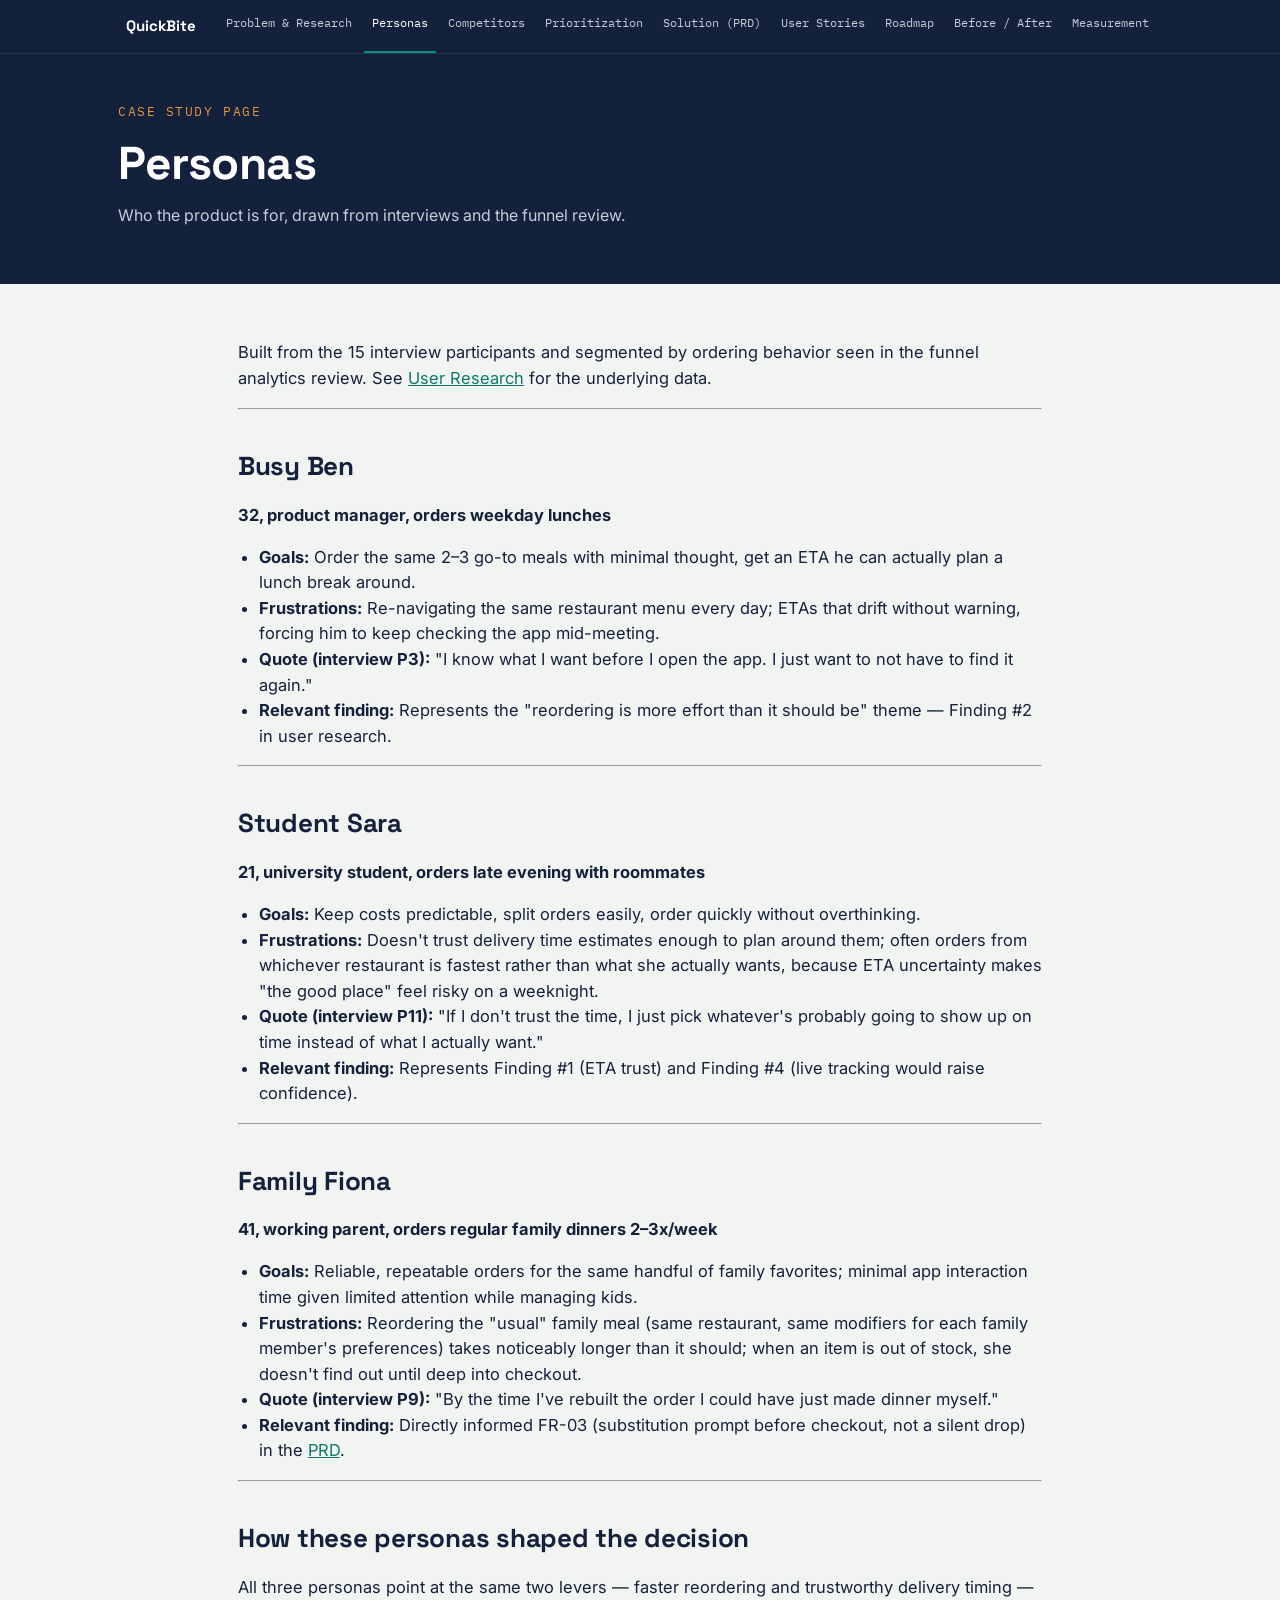
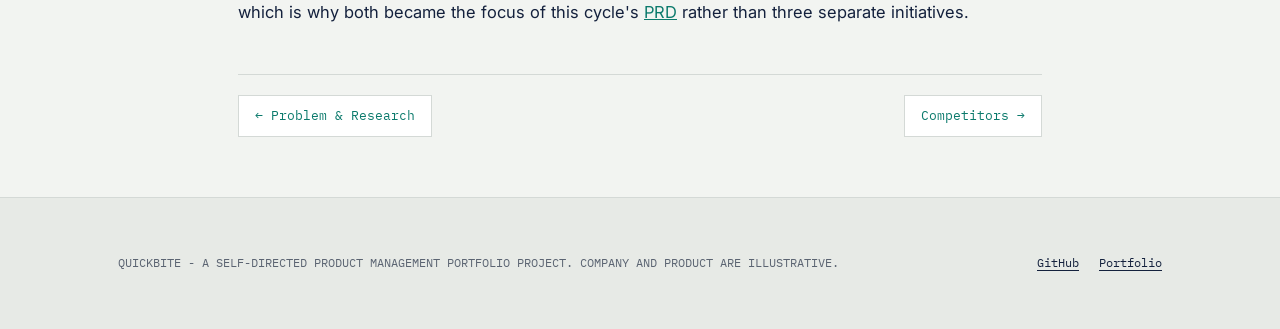
<file: personas.html>
<!DOCTYPE html>
<html lang="en">
<head>
<meta charset="UTF-8">
<meta name="viewport" content="width=device-width, initial-scale=1.0">
<title>Personas | QuickBite Product Case Study</title>
<meta name="description" content="QuickBite product case study: Personas.">
<link rel="preconnect" href="https://fonts.googleapis.com">
<link rel="preconnect" href="https://fonts.gstatic.com" crossorigin>
<link href="https://fonts.googleapis.com/css2?family=Space+Grotesk:wght@400;500;600;700&family=Inter:wght@400;500;600&family=IBM+Plex+Mono:wght@400;500;600&display=swap" rel="stylesheet">
<link rel="stylesheet" href="styles.css">
</head>
<body>
<nav class="topnav" aria-label="Case study pages"><div class="wrap nav-in"><a href="index.html" class="brand">QuickBite</a><a href="problem.html">Problem & Research</a><a href="personas.html" aria-current="page">Personas</a><a href="competitors.html">Competitors</a><a href="prioritization.html">Prioritization</a><a href="prd.html">Solution (PRD)</a><a href="stories.html">User Stories</a><a href="roadmap.html">Roadmap</a><a href="before-after.html">Before / After</a><a href="measurement.html">Measurement</a></div></nav>
<header class="pagehead"><div class="wrap"><div class="eyebrow">Case study page</div><h1>Personas</h1><p class="sub">Who the product is for, drawn from interviews and the funnel review.</p></div></header>
<main class="wrap doc"><p>Built from the 15 interview participants and segmented by ordering behavior seen
in the funnel analytics review. See <a href="problem.html">User Research</a> for the
underlying data.</p>
<hr />
<h2>Busy Ben</h2>
<p><strong>32, product manager, orders weekday lunches</strong></p>
<ul>
<li><strong>Goals:</strong> Order the same 2–3 go-to meals with minimal thought, get an ETA he
  can actually plan a lunch break around.</li>
<li><strong>Frustrations:</strong> Re-navigating the same restaurant menu every day; ETAs that
  drift without warning, forcing him to keep checking the app mid-meeting.</li>
<li><strong>Quote (interview P3):</strong> "I know what I want before I open the app. I just
  want to not have to find it again."</li>
<li><strong>Relevant finding:</strong> Represents the "reordering is more effort than it should
  be" theme — Finding #2 in user research.</li>
</ul>
<hr />
<h2>Student Sara</h2>
<p><strong>21, university student, orders late evening with roommates</strong></p>
<ul>
<li><strong>Goals:</strong> Keep costs predictable, split orders easily, order quickly without
  overthinking.</li>
<li><strong>Frustrations:</strong> Doesn't trust delivery time estimates enough to plan around
  them; often orders from whichever restaurant is fastest rather than what she
  actually wants, because ETA uncertainty makes "the good place" feel risky on a
  weeknight.</li>
<li><strong>Quote (interview P11):</strong> "If I don't trust the time, I just pick whatever's
  probably going to show up on time instead of what I actually want."</li>
<li><strong>Relevant finding:</strong> Represents Finding #1 (ETA trust) and Finding #4 (live
  tracking would raise confidence).</li>
</ul>
<hr />
<h2>Family Fiona</h2>
<p><strong>41, working parent, orders regular family dinners 2–3x/week</strong></p>
<ul>
<li><strong>Goals:</strong> Reliable, repeatable orders for the same handful of family
  favorites; minimal app interaction time given limited attention while managing
  kids.</li>
<li><strong>Frustrations:</strong> Reordering the "usual" family meal (same restaurant, same
  modifiers for each family member's preferences) takes noticeably longer than
  it should; when an item is out of stock, she doesn't find out until deep into
  checkout.</li>
<li><strong>Quote (interview P9):</strong> "By the time I've rebuilt the order I could have
  just made dinner myself."</li>
<li><strong>Relevant finding:</strong> Directly informed FR-03 (substitution prompt before
  checkout, not a silent drop) in the <a href="prd.html">PRD</a>.</li>
</ul>
<hr />
<h2>How these personas shaped the decision</h2>
<p>All three personas point at the same two levers — faster reordering and
trustworthy delivery timing — which is why both became the focus of this cycle's
<a href="prd.html">PRD</a> rather than three separate initiatives.</p><div class="pager"><a class="pg" href="problem.html">&larr; Problem & Research</a><a class="pg" href="competitors.html">Competitors &rarr;</a></div></main>
<footer>
  <div class="wrap">
    <p>QUICKBITE - A SELF-DIRECTED PRODUCT MANAGEMENT PORTFOLIO PROJECT. COMPANY AND PRODUCT ARE ILLUSTRATIVE.</p>
    <div class="links">
      <a href="https://github.com/Mrunali121/food-delivery-product-case-study" target="_blank" rel="noopener">GitHub</a>
      <a href="https://mrunali121.github.io/" target="_blank" rel="noopener">Portfolio</a>
    </div>
  </div>
</footer>
</body>
</html>
</file>
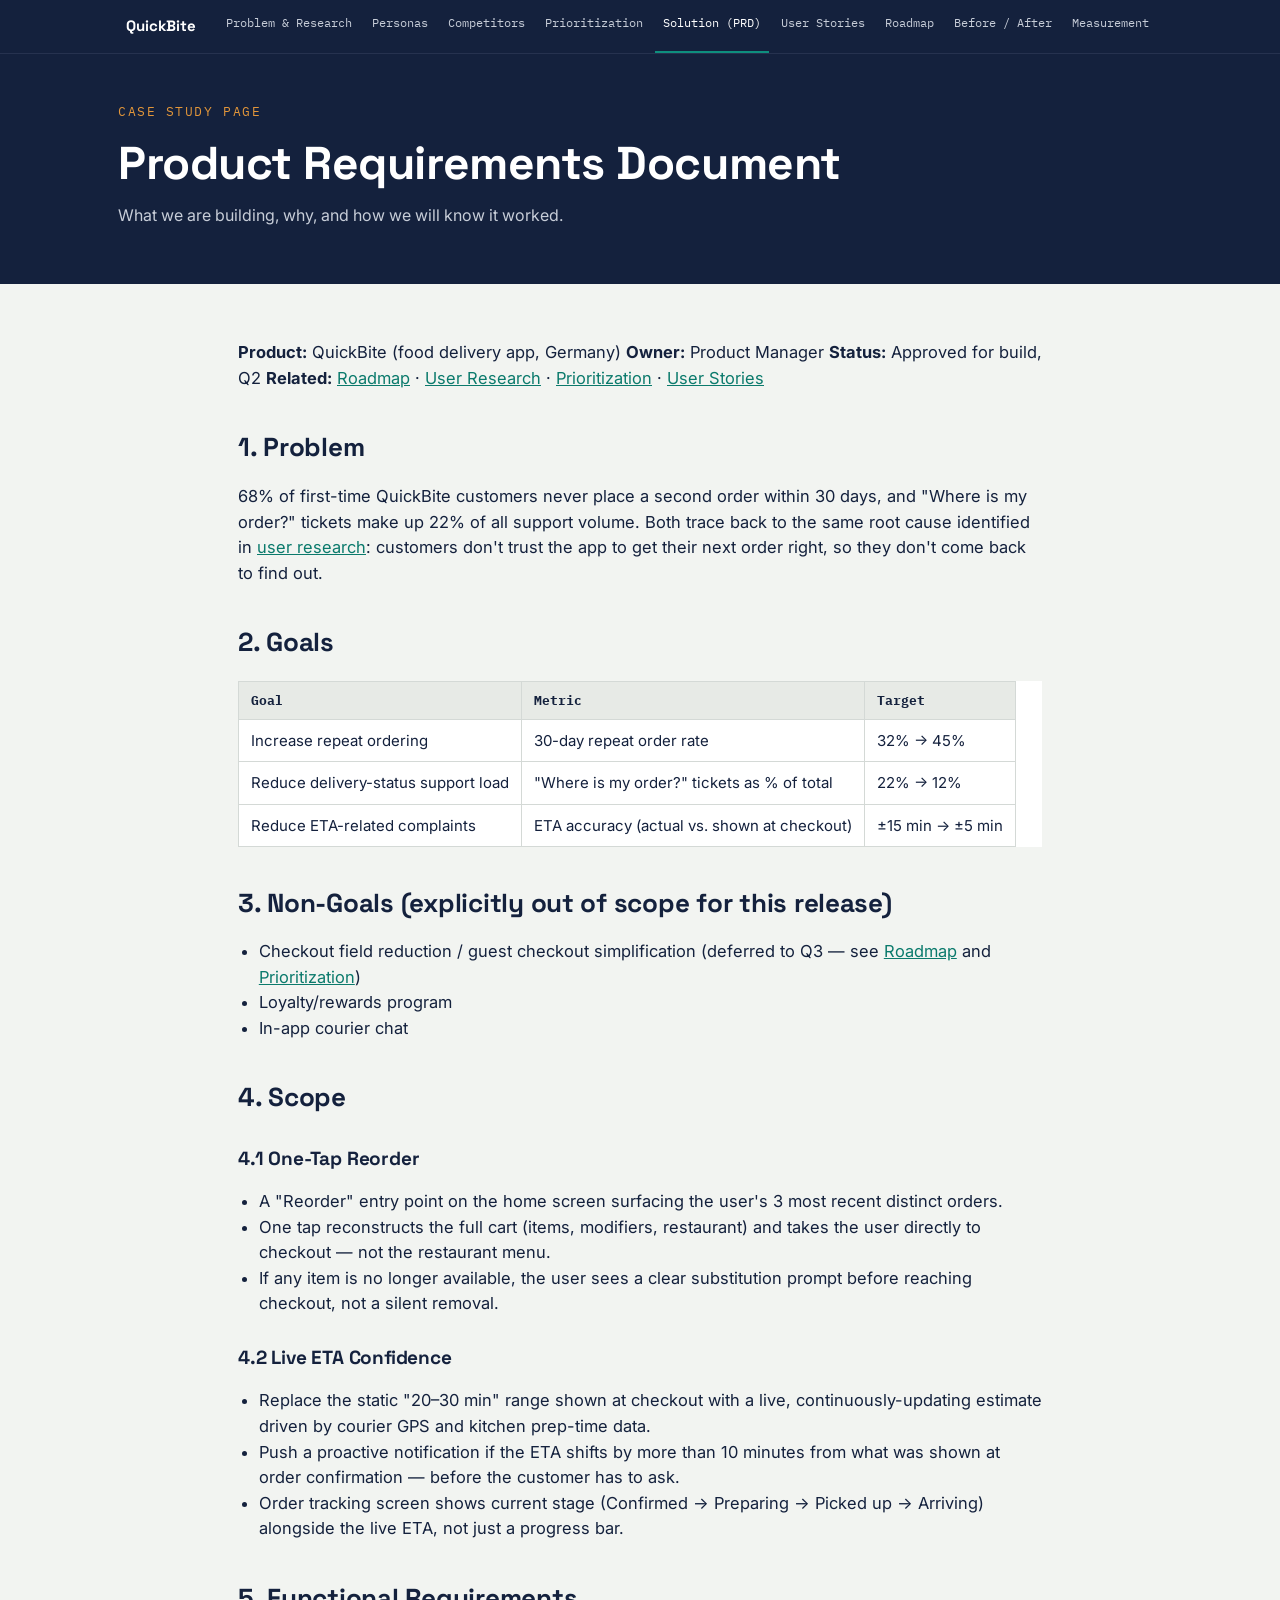
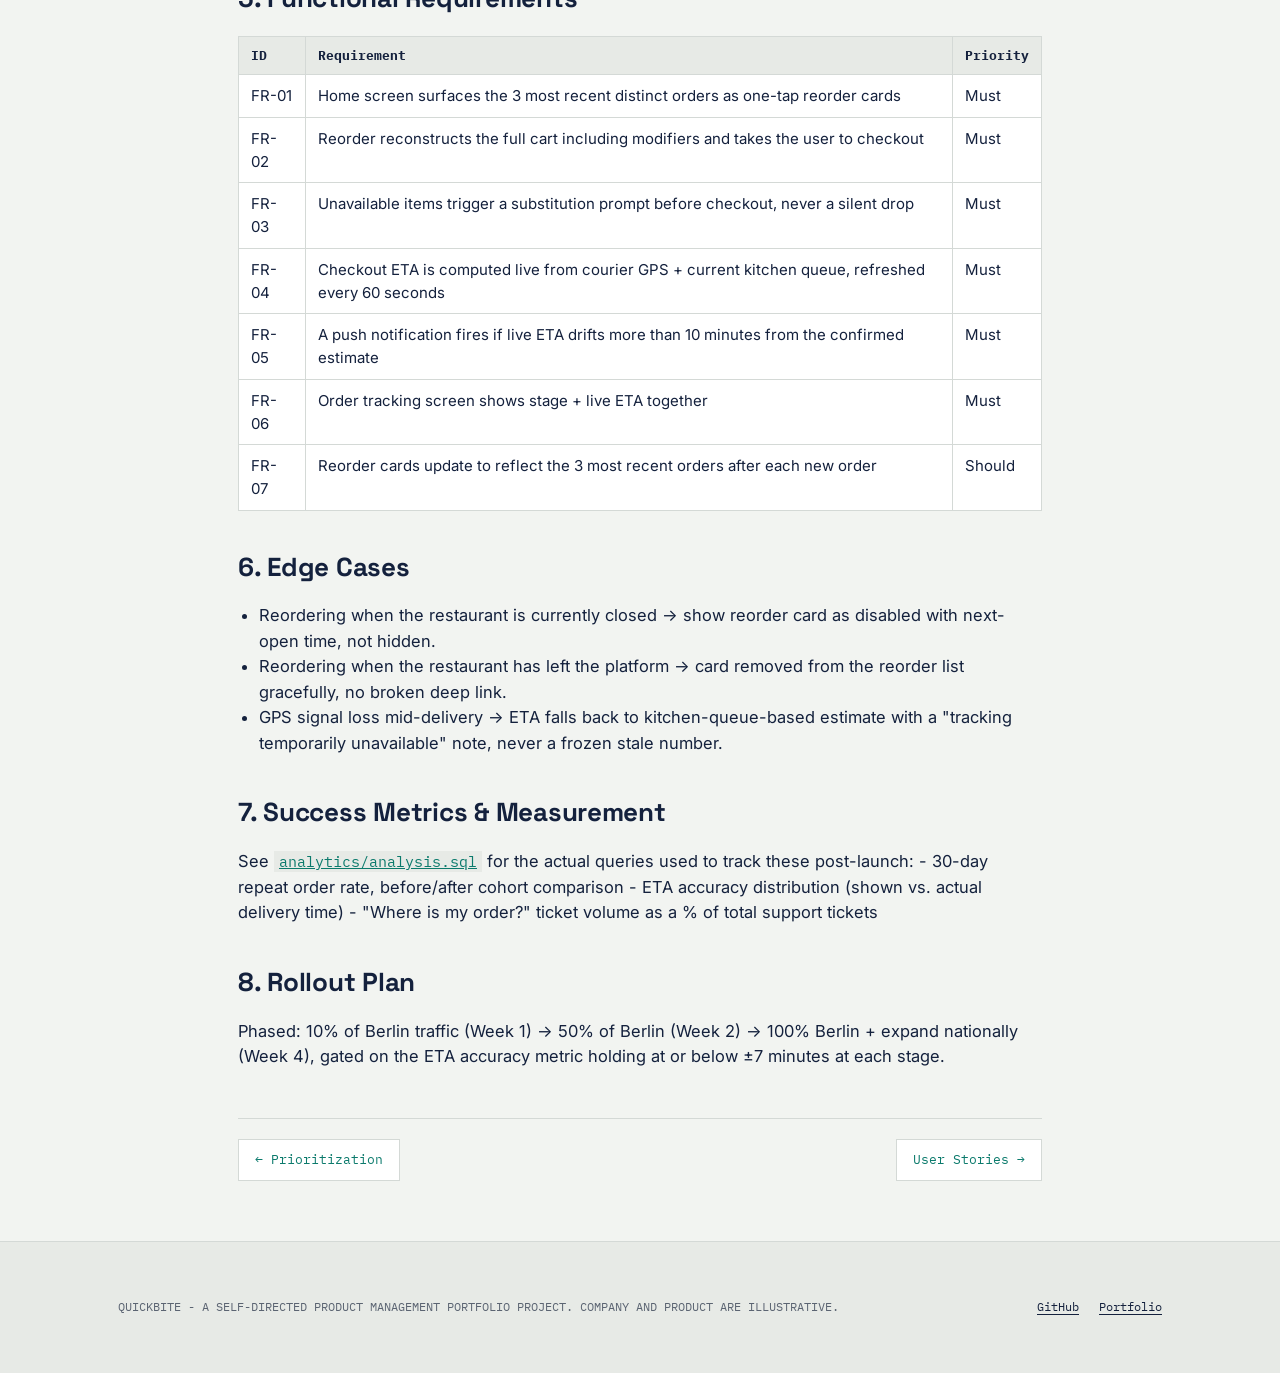
<file: prd.html>
<!DOCTYPE html>
<html lang="en">
<head>
<meta charset="UTF-8">
<meta name="viewport" content="width=device-width, initial-scale=1.0">
<title>Product Requirements Document | QuickBite Product Case Study</title>
<meta name="description" content="QuickBite product case study: Product Requirements Document.">
<link rel="preconnect" href="https://fonts.googleapis.com">
<link rel="preconnect" href="https://fonts.gstatic.com" crossorigin>
<link href="https://fonts.googleapis.com/css2?family=Space+Grotesk:wght@400;500;600;700&family=Inter:wght@400;500;600&family=IBM+Plex+Mono:wght@400;500;600&display=swap" rel="stylesheet">
<link rel="stylesheet" href="styles.css">
</head>
<body>
<nav class="topnav" aria-label="Case study pages"><div class="wrap nav-in"><a href="index.html" class="brand">QuickBite</a><a href="problem.html">Problem & Research</a><a href="personas.html">Personas</a><a href="competitors.html">Competitors</a><a href="prioritization.html">Prioritization</a><a href="prd.html" aria-current="page">Solution (PRD)</a><a href="stories.html">User Stories</a><a href="roadmap.html">Roadmap</a><a href="before-after.html">Before / After</a><a href="measurement.html">Measurement</a></div></nav>
<header class="pagehead"><div class="wrap"><div class="eyebrow">Case study page</div><h1>Product Requirements Document</h1><p class="sub">What we are building, why, and how we will know it worked.</p></div></header>
<main class="wrap doc"><p><strong>Product:</strong> QuickBite (food delivery app, Germany)
<strong>Owner:</strong> Product Manager
<strong>Status:</strong> Approved for build, Q2
<strong>Related:</strong> <a href="roadmap.html">Roadmap</a> · <a href="problem.html">User Research</a> · <a href="prioritization.html">Prioritization</a> · <a href="stories.html">User Stories</a></p>
<h2>1. Problem</h2>
<p>68% of first-time QuickBite customers never place a second order within 30 days,
and "Where is my order?" tickets make up 22% of all support volume. Both trace
back to the same root cause identified in <a href="problem.html">user research</a>:
customers don't trust the app to get their next order right, so they don't come
back to find out.</p>
<h2>2. Goals</h2>
<table>
<thead>
<tr>
<th>Goal</th>
<th>Metric</th>
<th>Target</th>
</tr>
</thead>
<tbody>
<tr>
<td>Increase repeat ordering</td>
<td>30-day repeat order rate</td>
<td>32% → 45%</td>
</tr>
<tr>
<td>Reduce delivery-status support load</td>
<td>"Where is my order?" tickets as % of total</td>
<td>22% → 12%</td>
</tr>
<tr>
<td>Reduce ETA-related complaints</td>
<td>ETA accuracy (actual vs. shown at checkout)</td>
<td>±15 min → ±5 min</td>
</tr>
</tbody>
</table>
<h2>3. Non-Goals (explicitly out of scope for this release)</h2>
<ul>
<li>Checkout field reduction / guest checkout simplification (deferred to Q3 — see
  <a href="roadmap.html">Roadmap</a> and <a href="prioritization.html">Prioritization</a>)</li>
<li>Loyalty/rewards program</li>
<li>In-app courier chat</li>
</ul>
<h2>4. Scope</h2>
<h3>4.1 One-Tap Reorder</h3>
<ul>
<li>A "Reorder" entry point on the home screen surfacing the user's 3 most recent
  distinct orders.</li>
<li>One tap reconstructs the full cart (items, modifiers, restaurant) and takes the
  user directly to checkout — not the restaurant menu.</li>
<li>If any item is no longer available, the user sees a clear substitution prompt
  before reaching checkout, not a silent removal.</li>
</ul>
<h3>4.2 Live ETA Confidence</h3>
<ul>
<li>Replace the static "20–30 min" range shown at checkout with a live,
  continuously-updating estimate driven by courier GPS and kitchen prep-time data.</li>
<li>Push a proactive notification if the ETA shifts by more than 10 minutes from
  what was shown at order confirmation — before the customer has to ask.</li>
<li>Order tracking screen shows current stage (Confirmed → Preparing → Picked up →
  Arriving) alongside the live ETA, not just a progress bar.</li>
</ul>
<h2>5. Functional Requirements</h2>
<table>
<thead>
<tr>
<th>ID</th>
<th>Requirement</th>
<th>Priority</th>
</tr>
</thead>
<tbody>
<tr>
<td>FR-01</td>
<td>Home screen surfaces the 3 most recent distinct orders as one-tap reorder cards</td>
<td>Must</td>
</tr>
<tr>
<td>FR-02</td>
<td>Reorder reconstructs the full cart including modifiers and takes the user to checkout</td>
<td>Must</td>
</tr>
<tr>
<td>FR-03</td>
<td>Unavailable items trigger a substitution prompt before checkout, never a silent drop</td>
<td>Must</td>
</tr>
<tr>
<td>FR-04</td>
<td>Checkout ETA is computed live from courier GPS + current kitchen queue, refreshed every 60 seconds</td>
<td>Must</td>
</tr>
<tr>
<td>FR-05</td>
<td>A push notification fires if live ETA drifts more than 10 minutes from the confirmed estimate</td>
<td>Must</td>
</tr>
<tr>
<td>FR-06</td>
<td>Order tracking screen shows stage + live ETA together</td>
<td>Must</td>
</tr>
<tr>
<td>FR-07</td>
<td>Reorder cards update to reflect the 3 most recent orders after each new order</td>
<td>Should</td>
</tr>
</tbody>
</table>
<h2>6. Edge Cases</h2>
<ul>
<li>Reordering when the restaurant is currently closed → show reorder card as
  disabled with next-open time, not hidden.</li>
<li>Reordering when the restaurant has left the platform → card removed from the
  reorder list gracefully, no broken deep link.</li>
<li>GPS signal loss mid-delivery → ETA falls back to kitchen-queue-based estimate
  with a "tracking temporarily unavailable" note, never a frozen stale number.</li>
</ul>
<h2>7. Success Metrics &amp; Measurement</h2>
<p>See <a href="measurement.html#sql"><code>analytics/analysis.sql</code></a> for the actual queries used
to track these post-launch:
- 30-day repeat order rate, before/after cohort comparison
- ETA accuracy distribution (shown vs. actual delivery time)
- "Where is my order?" ticket volume as a % of total support tickets</p>
<h2>8. Rollout Plan</h2>
<p>Phased: 10% of Berlin traffic (Week 1) → 50% of Berlin (Week 2) → 100% Berlin +
expand nationally (Week 4), gated on the ETA accuracy metric holding at or below
±7 minutes at each stage.</p><div class="pager"><a class="pg" href="prioritization.html">&larr; Prioritization</a><a class="pg" href="stories.html">User Stories &rarr;</a></div></main>
<footer>
  <div class="wrap">
    <p>QUICKBITE - A SELF-DIRECTED PRODUCT MANAGEMENT PORTFOLIO PROJECT. COMPANY AND PRODUCT ARE ILLUSTRATIVE.</p>
    <div class="links">
      <a href="https://github.com/Mrunali121/food-delivery-product-case-study" target="_blank" rel="noopener">GitHub</a>
      <a href="https://mrunali121.github.io/" target="_blank" rel="noopener">Portfolio</a>
    </div>
  </div>
</footer>
</body>
</html>
</file>
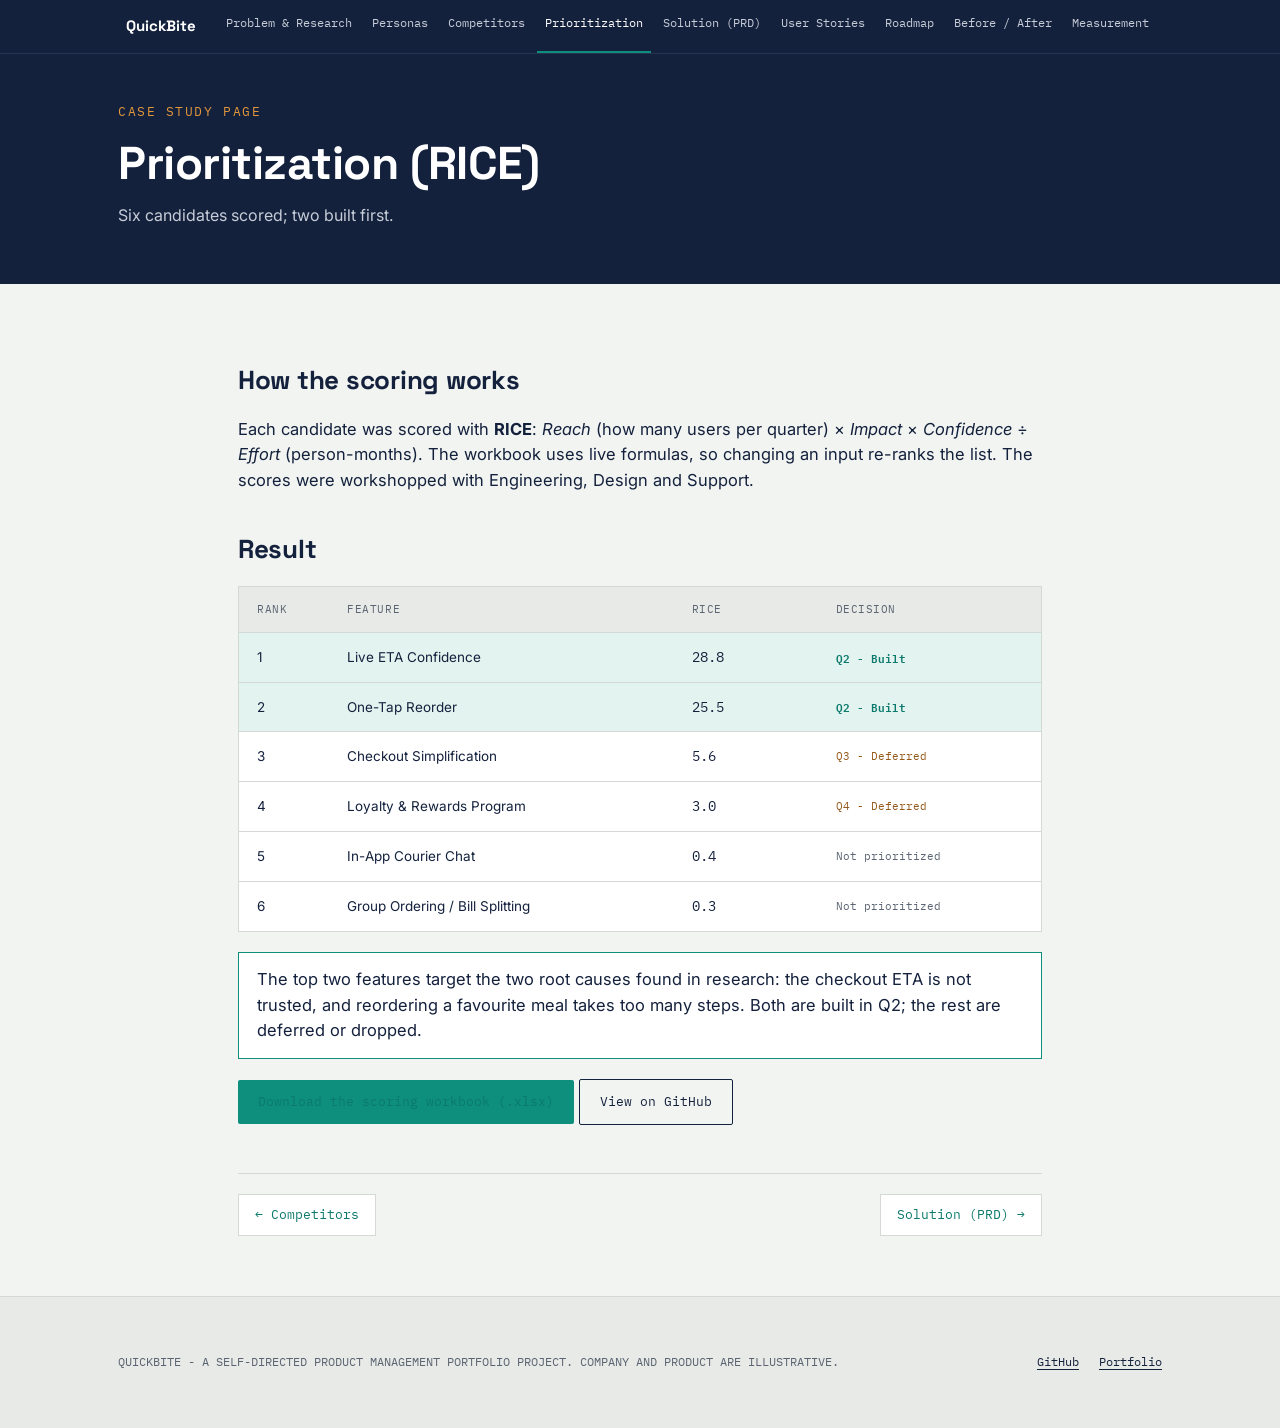
<file: prioritization.html>
<!DOCTYPE html>
<html lang="en">
<head>
<meta charset="UTF-8">
<meta name="viewport" content="width=device-width, initial-scale=1.0">
<title>Prioritization (RICE) | QuickBite Product Case Study</title>
<meta name="description" content="QuickBite product case study: Prioritization (RICE).">
<link rel="preconnect" href="https://fonts.googleapis.com">
<link rel="preconnect" href="https://fonts.gstatic.com" crossorigin>
<link href="https://fonts.googleapis.com/css2?family=Space+Grotesk:wght@400;500;600;700&family=Inter:wght@400;500;600&family=IBM+Plex+Mono:wght@400;500;600&display=swap" rel="stylesheet">
<link rel="stylesheet" href="styles.css">
</head>
<body>
<nav class="topnav" aria-label="Case study pages"><div class="wrap nav-in"><a href="index.html" class="brand">QuickBite</a><a href="problem.html">Problem & Research</a><a href="personas.html">Personas</a><a href="competitors.html">Competitors</a><a href="prioritization.html" aria-current="page">Prioritization</a><a href="prd.html">Solution (PRD)</a><a href="stories.html">User Stories</a><a href="roadmap.html">Roadmap</a><a href="before-after.html">Before / After</a><a href="measurement.html">Measurement</a></div></nav>
<header class="pagehead"><div class="wrap"><div class="eyebrow">Case study page</div><h1>Prioritization (RICE)</h1><p class="sub">Six candidates scored; two built first.</p></div></header>
<main class="wrap doc"><h2>How the scoring works</h2><p>Each candidate was scored with <strong>RICE</strong>: <em>Reach</em> (how many users per quarter) &times; <em>Impact</em> &times; <em>Confidence</em> &divide; <em>Effort</em> (person-months). The workbook uses live formulas, so changing an input re-ranks the list. The scores were workshopped with Engineering, Design and Support.</p><h2>Result</h2><div class="rice-table"><div class="rice-row rice-head"><span>Rank</span><span>Feature</span><span>RICE</span><span>Decision</span></div><div class="rice-row rice-winner"><span>1</span><span>Live ETA Confidence</span><span class="mono">28.8</span><span class="tag-built">Q2 - Built</span></div><div class="rice-row rice-winner"><span>2</span><span>One-Tap Reorder</span><span class="mono">25.5</span><span class="tag-built">Q2 - Built</span></div><div class="rice-row"><span>3</span><span>Checkout Simplification</span><span class="mono">5.6</span><span class="tag-deferred">Q3 - Deferred</span></div><div class="rice-row"><span>4</span><span>Loyalty &amp; Rewards Program</span><span class="mono">3.0</span><span class="tag-deferred">Q4 - Deferred</span></div><div class="rice-row"><span>5</span><span>In-App Courier Chat</span><span class="mono">0.4</span><span class="tag-none">Not prioritized</span></div><div class="rice-row"><span>6</span><span>Group Ordering / Bill Splitting</span><span class="mono">0.3</span><span class="tag-none">Not prioritized</span></div></div><p class="callout">The top two features target the two root causes found in research: the checkout ETA is not trusted, and reordering a favourite meal takes too many steps. Both are built in Q2; the rest are deferred or dropped.</p><p><a class="btn btn-primary" href="feature-prioritization.xlsx">Download the scoring workbook (.xlsx)</a> <a class="btn btn-ghost dark" href="https://github.com/Mrunali121/food-delivery-product-case-study/blob/main/feature-prioritization.xlsx" target="_blank" rel="noopener">View on GitHub</a></p><div class="pager"><a class="pg" href="competitors.html">&larr; Competitors</a><a class="pg" href="prd.html">Solution (PRD) &rarr;</a></div></main>
<footer>
  <div class="wrap">
    <p>QUICKBITE - A SELF-DIRECTED PRODUCT MANAGEMENT PORTFOLIO PROJECT. COMPANY AND PRODUCT ARE ILLUSTRATIVE.</p>
    <div class="links">
      <a href="https://github.com/Mrunali121/food-delivery-product-case-study" target="_blank" rel="noopener">GitHub</a>
      <a href="https://mrunali121.github.io/" target="_blank" rel="noopener">Portfolio</a>
    </div>
  </div>
</footer>
</body>
</html>
</file>
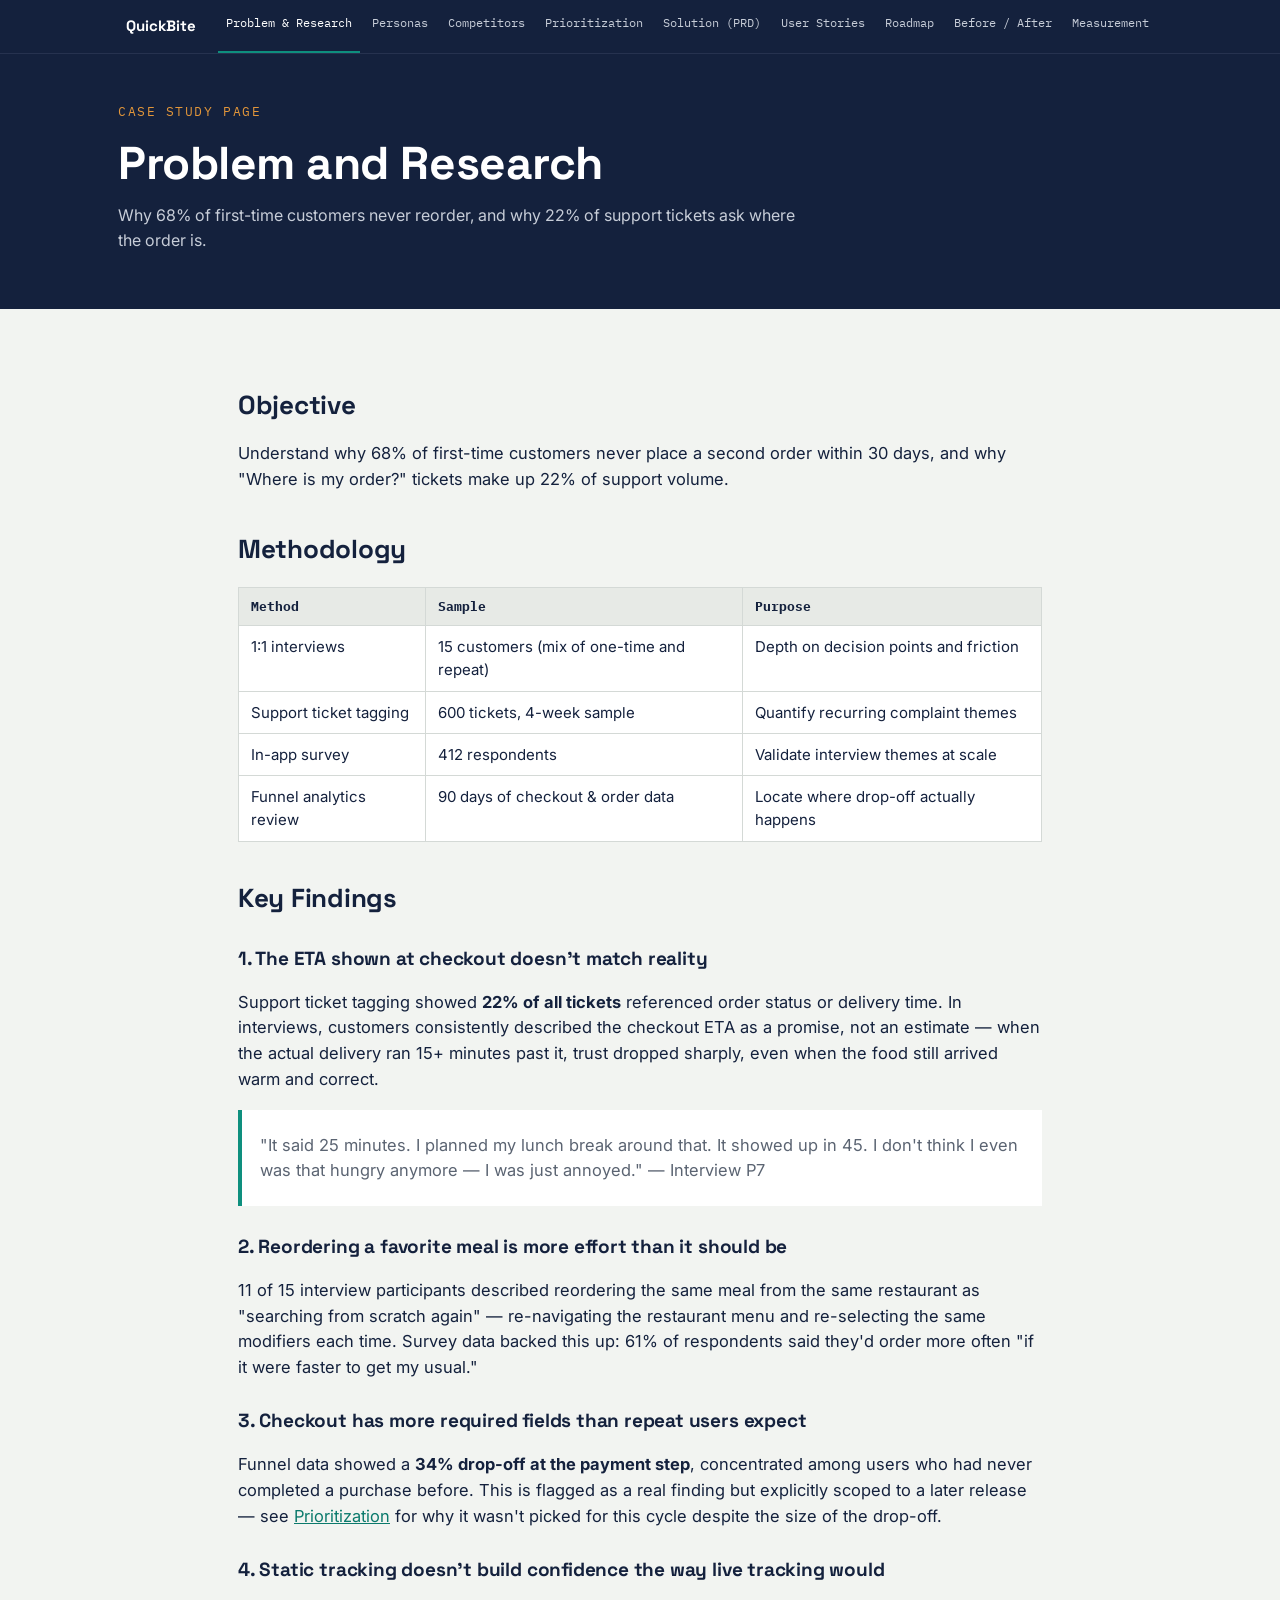
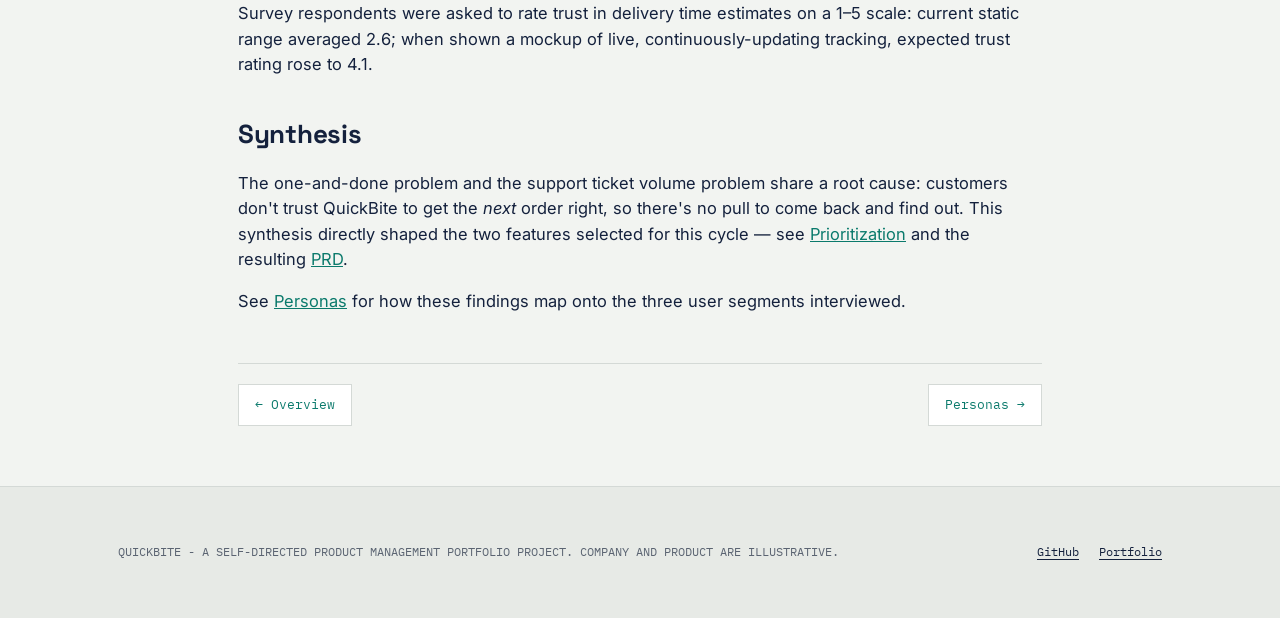
<file: problem.html>
<!DOCTYPE html>
<html lang="en">
<head>
<meta charset="UTF-8">
<meta name="viewport" content="width=device-width, initial-scale=1.0">
<title>Problem and Research | QuickBite Product Case Study</title>
<meta name="description" content="QuickBite product case study: Problem and Research.">
<link rel="preconnect" href="https://fonts.googleapis.com">
<link rel="preconnect" href="https://fonts.gstatic.com" crossorigin>
<link href="https://fonts.googleapis.com/css2?family=Space+Grotesk:wght@400;500;600;700&family=Inter:wght@400;500;600&family=IBM+Plex+Mono:wght@400;500;600&display=swap" rel="stylesheet">
<link rel="stylesheet" href="styles.css">
</head>
<body>
<nav class="topnav" aria-label="Case study pages"><div class="wrap nav-in"><a href="index.html" class="brand">QuickBite</a><a href="problem.html" aria-current="page">Problem & Research</a><a href="personas.html">Personas</a><a href="competitors.html">Competitors</a><a href="prioritization.html">Prioritization</a><a href="prd.html">Solution (PRD)</a><a href="stories.html">User Stories</a><a href="roadmap.html">Roadmap</a><a href="before-after.html">Before / After</a><a href="measurement.html">Measurement</a></div></nav>
<header class="pagehead"><div class="wrap"><div class="eyebrow">Case study page</div><h1>Problem and Research</h1><p class="sub">Why 68% of first-time customers never reorder, and why 22% of support tickets ask where the order is.</p></div></header>
<main class="wrap doc"><h2>Objective</h2>
<p>Understand why 68% of first-time customers never place a second order within 30
days, and why "Where is my order?" tickets make up 22% of support volume.</p>
<h2>Methodology</h2>
<table>
<thead>
<tr>
<th>Method</th>
<th>Sample</th>
<th>Purpose</th>
</tr>
</thead>
<tbody>
<tr>
<td>1:1 interviews</td>
<td>15 customers (mix of one-time and repeat)</td>
<td>Depth on decision points and friction</td>
</tr>
<tr>
<td>Support ticket tagging</td>
<td>600 tickets, 4-week sample</td>
<td>Quantify recurring complaint themes</td>
</tr>
<tr>
<td>In-app survey</td>
<td>412 respondents</td>
<td>Validate interview themes at scale</td>
</tr>
<tr>
<td>Funnel analytics review</td>
<td>90 days of checkout &amp; order data</td>
<td>Locate where drop-off actually happens</td>
</tr>
</tbody>
</table>
<h2>Key Findings</h2>
<h3>1. The ETA shown at checkout doesn't match reality</h3>
<p>Support ticket tagging showed <strong>22% of all tickets</strong> referenced order status or
delivery time. In interviews, customers consistently described the checkout ETA
as a promise, not an estimate — when the actual delivery ran 15+ minutes past it,
trust dropped sharply, even when the food still arrived warm and correct.</p>
<blockquote>
<p>"It said 25 minutes. I planned my lunch break around that. It showed up in 45.
I don't think I even was that hungry anymore — I was just annoyed." — Interview P7</p>
</blockquote>
<h3>2. Reordering a favorite meal is more effort than it should be</h3>
<p>11 of 15 interview participants described reordering the same meal from the same
restaurant as "searching from scratch again" — re-navigating the restaurant menu
and re-selecting the same modifiers each time. Survey data backed this up: 61% of
respondents said they'd order more often "if it were faster to get my usual."</p>
<h3>3. Checkout has more required fields than repeat users expect</h3>
<p>Funnel data showed a <strong>34% drop-off at the payment step</strong>, concentrated among
users who had never completed a purchase before. This is flagged as a real
finding but explicitly scoped to a later release — see
<a href="prioritization.html">Prioritization</a> for why it wasn't picked for this
cycle despite the size of the drop-off.</p>
<h3>4. Static tracking doesn't build confidence the way live tracking would</h3>
<p>Survey respondents were asked to rate trust in delivery time estimates on a 1–5
scale: current static range averaged 2.6; when shown a mockup of live,
continuously-updating tracking, expected trust rating rose to 4.1.</p>
<h2>Synthesis</h2>
<p>The one-and-done problem and the support ticket volume problem share a root
cause: customers don't trust QuickBite to get the <em>next</em> order right, so there's
no pull to come back and find out. This synthesis directly shaped the two
features selected for this cycle — see <a href="prioritization.html">Prioritization</a>
and the resulting <a href="prd.html">PRD</a>.</p>
<p>See <a href="personas.html">Personas</a> for how these findings map onto the three user
segments interviewed.</p><div class="pager"><a class="pg" href="index.html">&larr; Overview</a><a class="pg" href="personas.html">Personas &rarr;</a></div></main>
<footer>
  <div class="wrap">
    <p>QUICKBITE - A SELF-DIRECTED PRODUCT MANAGEMENT PORTFOLIO PROJECT. COMPANY AND PRODUCT ARE ILLUSTRATIVE.</p>
    <div class="links">
      <a href="https://github.com/Mrunali121/food-delivery-product-case-study" target="_blank" rel="noopener">GitHub</a>
      <a href="https://mrunali121.github.io/" target="_blank" rel="noopener">Portfolio</a>
    </div>
  </div>
</footer>
</body>
</html>
</file>
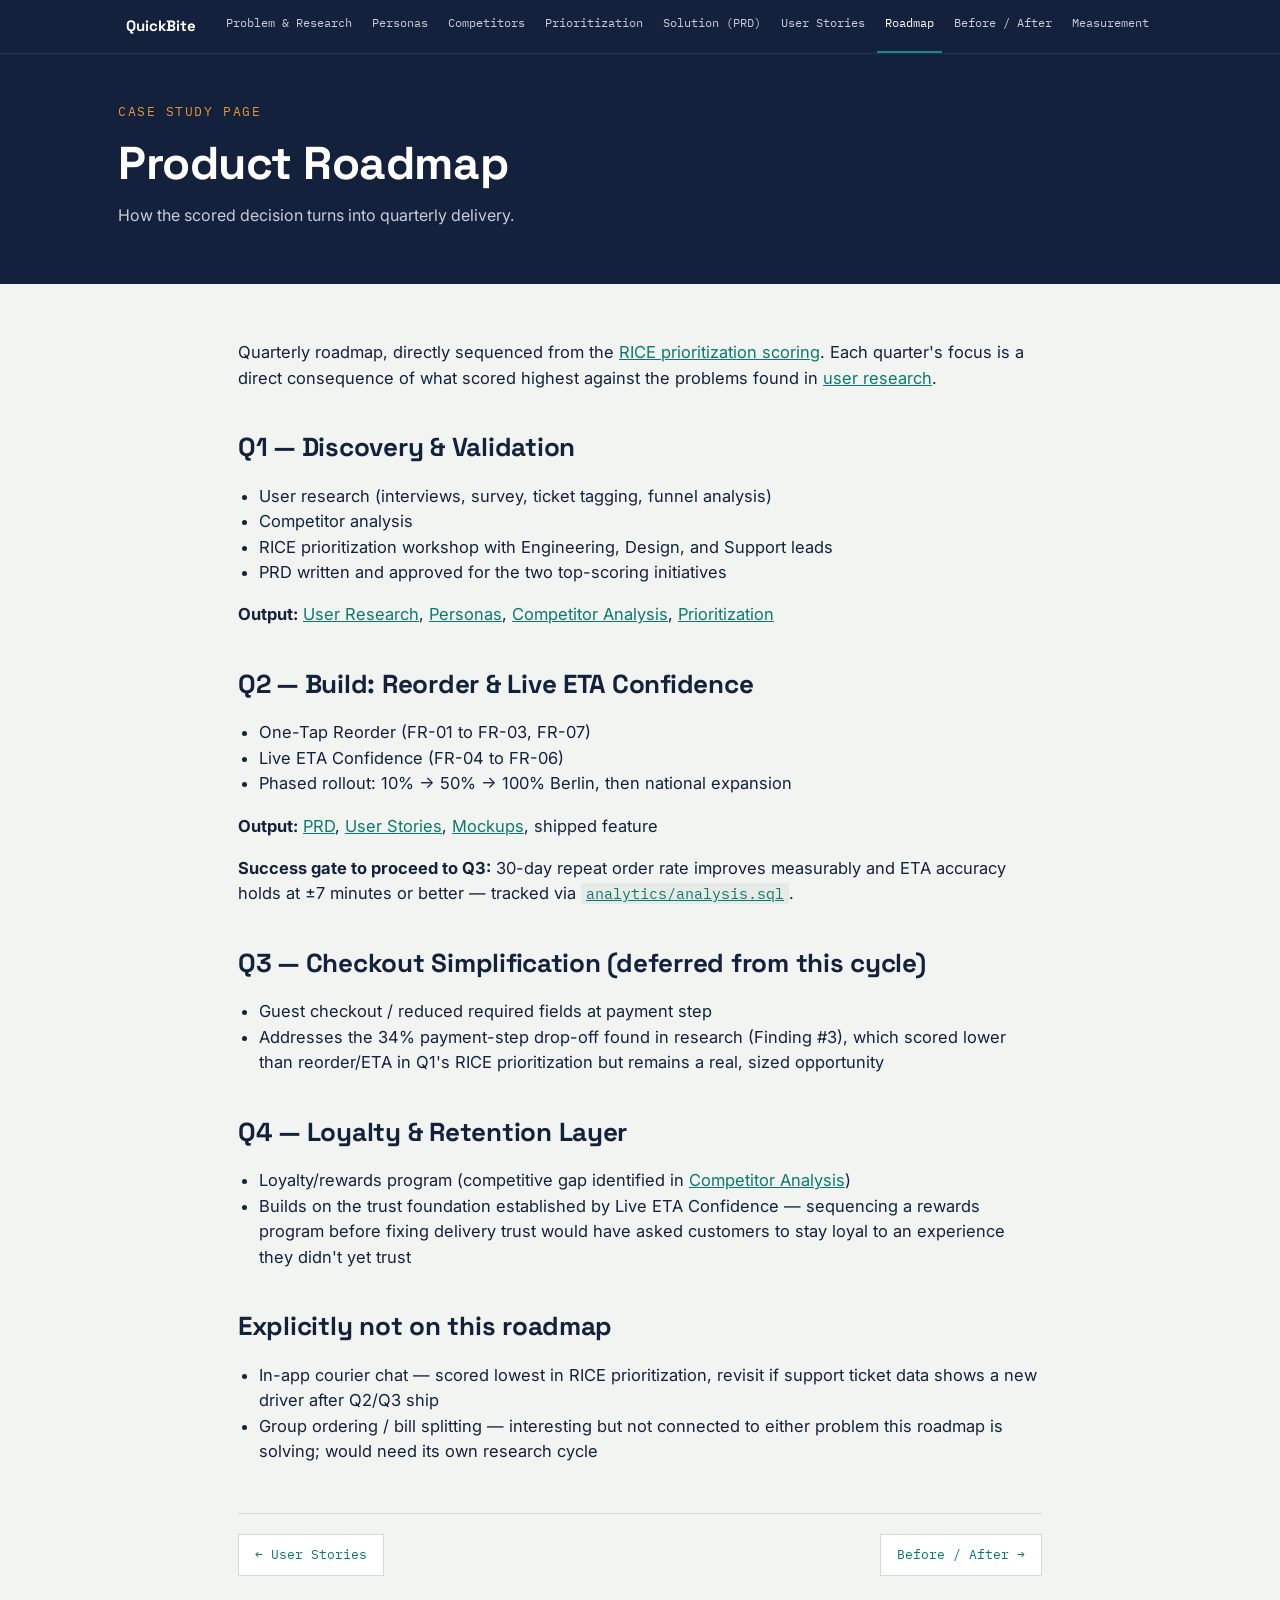
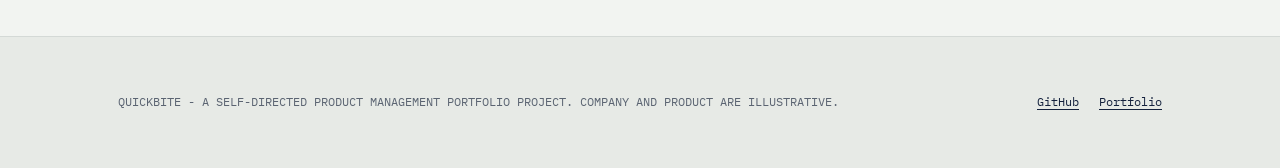
<file: roadmap.html>
<!DOCTYPE html>
<html lang="en">
<head>
<meta charset="UTF-8">
<meta name="viewport" content="width=device-width, initial-scale=1.0">
<title>Product Roadmap | QuickBite Product Case Study</title>
<meta name="description" content="QuickBite product case study: Product Roadmap.">
<link rel="preconnect" href="https://fonts.googleapis.com">
<link rel="preconnect" href="https://fonts.gstatic.com" crossorigin>
<link href="https://fonts.googleapis.com/css2?family=Space+Grotesk:wght@400;500;600;700&family=Inter:wght@400;500;600&family=IBM+Plex+Mono:wght@400;500;600&display=swap" rel="stylesheet">
<link rel="stylesheet" href="styles.css">
</head>
<body>
<nav class="topnav" aria-label="Case study pages"><div class="wrap nav-in"><a href="index.html" class="brand">QuickBite</a><a href="problem.html">Problem & Research</a><a href="personas.html">Personas</a><a href="competitors.html">Competitors</a><a href="prioritization.html">Prioritization</a><a href="prd.html">Solution (PRD)</a><a href="stories.html">User Stories</a><a href="roadmap.html" aria-current="page">Roadmap</a><a href="before-after.html">Before / After</a><a href="measurement.html">Measurement</a></div></nav>
<header class="pagehead"><div class="wrap"><div class="eyebrow">Case study page</div><h1>Product Roadmap</h1><p class="sub">How the scored decision turns into quarterly delivery.</p></div></header>
<main class="wrap doc"><p>Quarterly roadmap, directly sequenced from the <a href="prioritization.html">RICE prioritization
scoring</a>. Each quarter's focus is a direct
consequence of what scored highest against the problems found in
<a href="problem.html">user research</a>.</p>
<h2>Q1 — Discovery &amp; Validation</h2>
<ul>
<li>User research (interviews, survey, ticket tagging, funnel analysis)</li>
<li>Competitor analysis</li>
<li>RICE prioritization workshop with Engineering, Design, and Support leads</li>
<li>PRD written and approved for the two top-scoring initiatives</li>
</ul>
<p><strong>Output:</strong> <a href="problem.html">User Research</a>, <a href="personas.html">Personas</a>,
<a href="competitors.html">Competitor Analysis</a>, <a href="prioritization.html">Prioritization</a></p>
<h2>Q2 — Build: Reorder &amp; Live ETA Confidence</h2>
<ul>
<li>One-Tap Reorder (FR-01 to FR-03, FR-07)</li>
<li>Live ETA Confidence (FR-04 to FR-06)</li>
<li>Phased rollout: 10% → 50% → 100% Berlin, then national expansion</li>
</ul>
<p><strong>Output:</strong> <a href="prd.html">PRD</a>, <a href="stories.html">User Stories</a>,
<a href="before-after.html">Mockups</a>, shipped feature</p>
<p><strong>Success gate to proceed to Q3:</strong> 30-day repeat order rate improves measurably
and ETA accuracy holds at ±7 minutes or better — tracked via
<a href="measurement.html#sql"><code>analytics/analysis.sql</code></a>.</p>
<h2>Q3 — Checkout Simplification (deferred from this cycle)</h2>
<ul>
<li>Guest checkout / reduced required fields at payment step</li>
<li>Addresses the 34% payment-step drop-off found in research (Finding #3), which
  scored lower than reorder/ETA in Q1's RICE prioritization but remains a real,
  sized opportunity</li>
</ul>
<h2>Q4 — Loyalty &amp; Retention Layer</h2>
<ul>
<li>Loyalty/rewards program (competitive gap identified in
  <a href="competitors.html">Competitor Analysis</a>)</li>
<li>Builds on the trust foundation established by Live ETA Confidence — sequencing
  a rewards program before fixing delivery trust would have asked customers to
  stay loyal to an experience they didn't yet trust</li>
</ul>
<h2>Explicitly not on this roadmap</h2>
<ul>
<li>In-app courier chat — scored lowest in RICE prioritization, revisit if support
  ticket data shows a new driver after Q2/Q3 ship</li>
<li>Group ordering / bill splitting — interesting but not connected to either
  problem this roadmap is solving; would need its own research cycle</li>
</ul><div class="pager"><a class="pg" href="stories.html">&larr; User Stories</a><a class="pg" href="before-after.html">Before / After &rarr;</a></div></main>
<footer>
  <div class="wrap">
    <p>QUICKBITE - A SELF-DIRECTED PRODUCT MANAGEMENT PORTFOLIO PROJECT. COMPANY AND PRODUCT ARE ILLUSTRATIVE.</p>
    <div class="links">
      <a href="https://github.com/Mrunali121/food-delivery-product-case-study" target="_blank" rel="noopener">GitHub</a>
      <a href="https://mrunali121.github.io/" target="_blank" rel="noopener">Portfolio</a>
    </div>
  </div>
</footer>
</body>
</html>
</file>
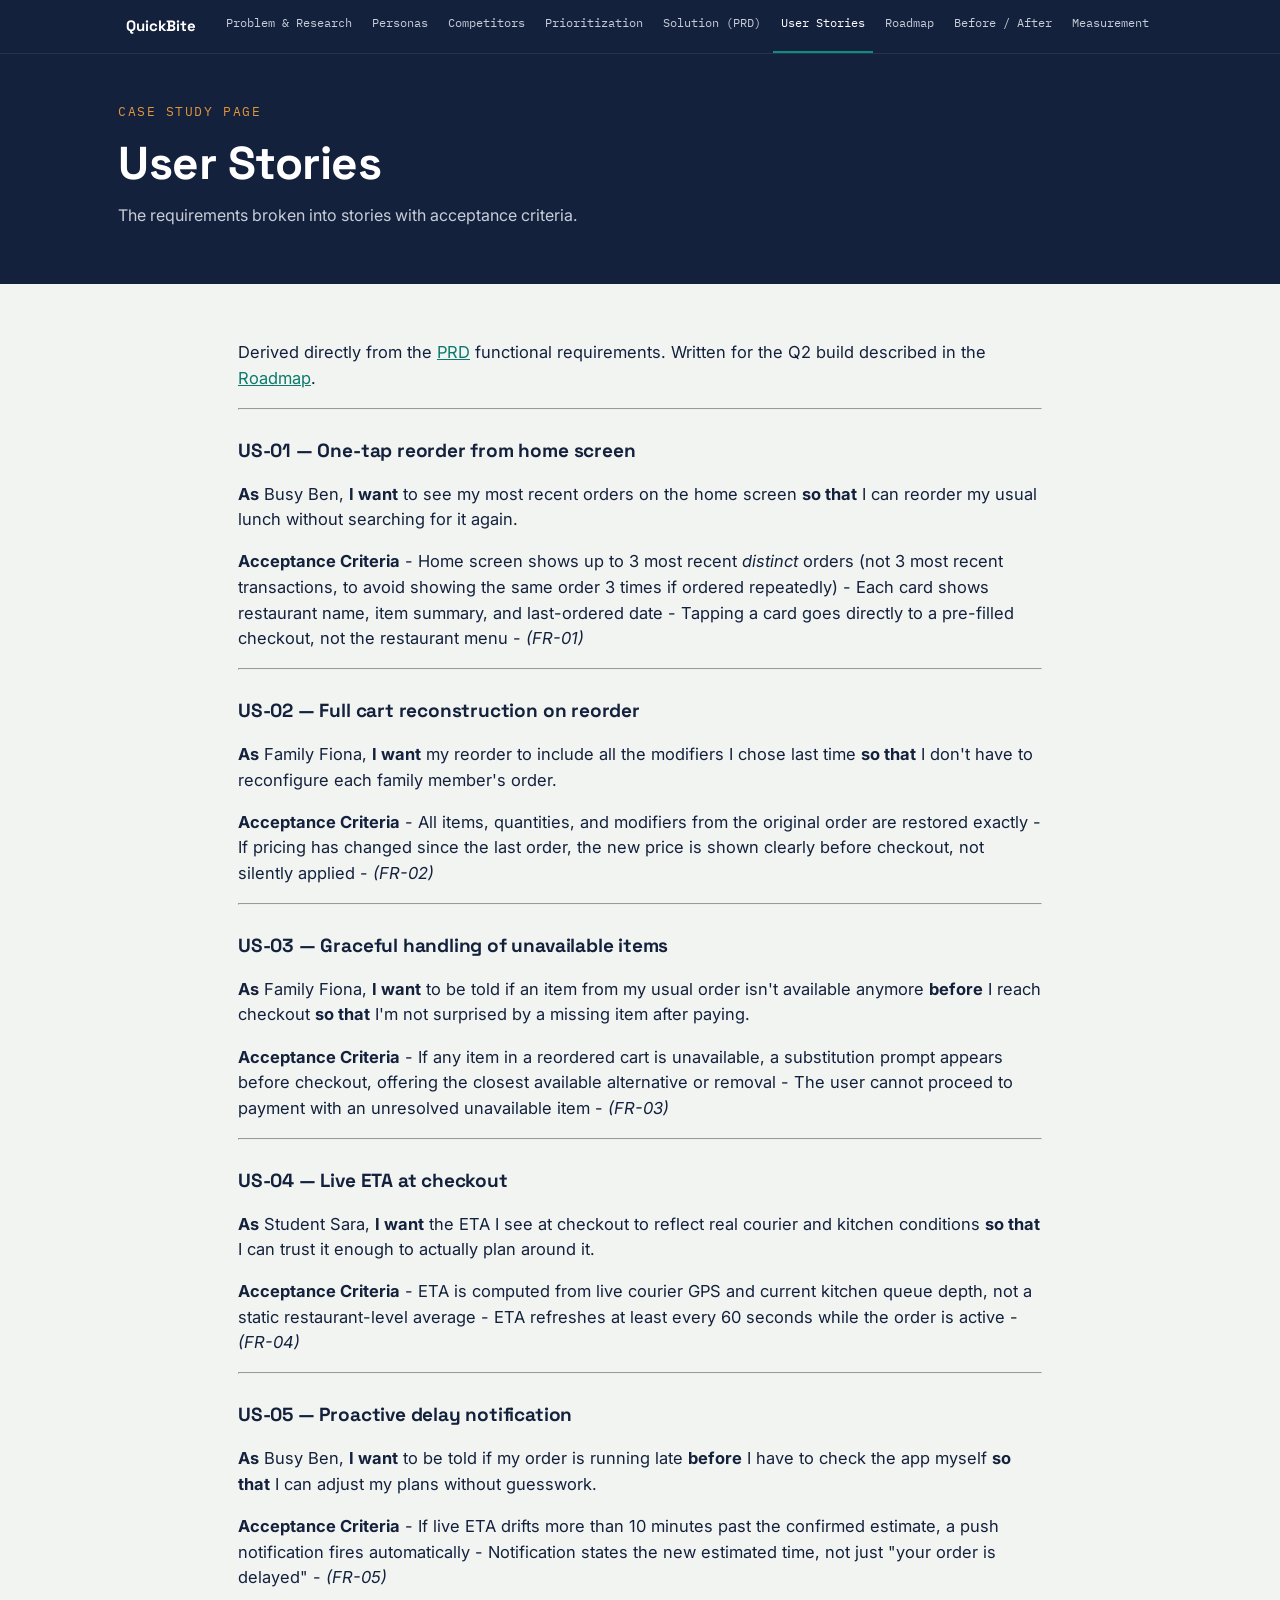
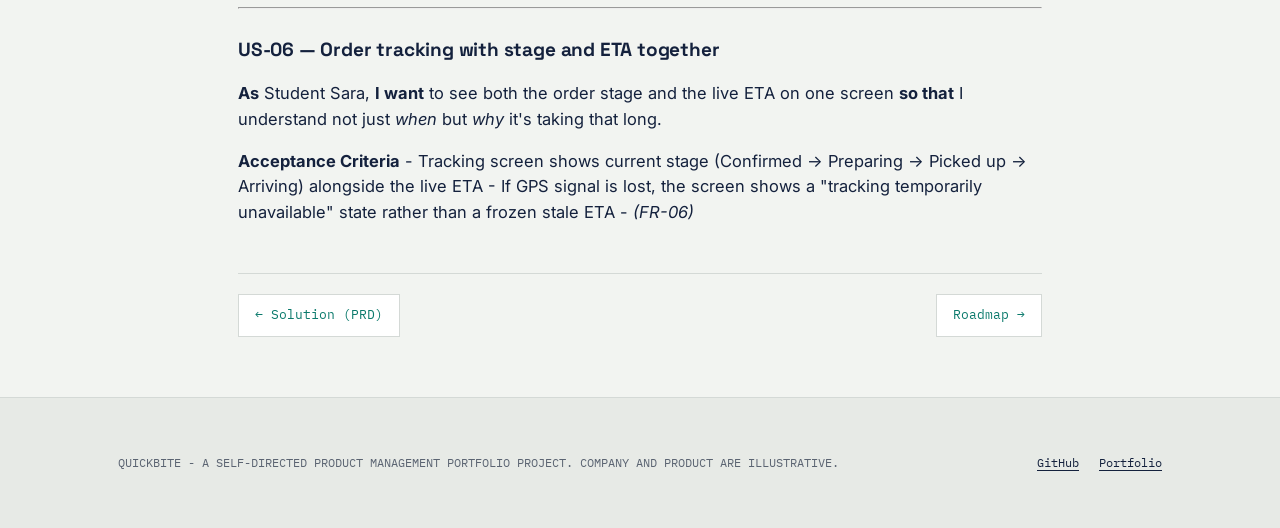
<file: stories.html>
<!DOCTYPE html>
<html lang="en">
<head>
<meta charset="UTF-8">
<meta name="viewport" content="width=device-width, initial-scale=1.0">
<title>User Stories | QuickBite Product Case Study</title>
<meta name="description" content="QuickBite product case study: User Stories.">
<link rel="preconnect" href="https://fonts.googleapis.com">
<link rel="preconnect" href="https://fonts.gstatic.com" crossorigin>
<link href="https://fonts.googleapis.com/css2?family=Space+Grotesk:wght@400;500;600;700&family=Inter:wght@400;500;600&family=IBM+Plex+Mono:wght@400;500;600&display=swap" rel="stylesheet">
<link rel="stylesheet" href="styles.css">
</head>
<body>
<nav class="topnav" aria-label="Case study pages"><div class="wrap nav-in"><a href="index.html" class="brand">QuickBite</a><a href="problem.html">Problem & Research</a><a href="personas.html">Personas</a><a href="competitors.html">Competitors</a><a href="prioritization.html">Prioritization</a><a href="prd.html">Solution (PRD)</a><a href="stories.html" aria-current="page">User Stories</a><a href="roadmap.html">Roadmap</a><a href="before-after.html">Before / After</a><a href="measurement.html">Measurement</a></div></nav>
<header class="pagehead"><div class="wrap"><div class="eyebrow">Case study page</div><h1>User Stories</h1><p class="sub">The requirements broken into stories with acceptance criteria.</p></div></header>
<main class="wrap doc"><p>Derived directly from the <a href="prd.html">PRD</a> functional
requirements. Written for the Q2 build described in the
<a href="roadmap.html">Roadmap</a>.</p>
<hr />
<h3>US-01 — One-tap reorder from home screen</h3>
<p><strong>As</strong> Busy Ben, <strong>I want</strong> to see my most recent orders on the home screen
<strong>so that</strong> I can reorder my usual lunch without searching for it again.</p>
<p><strong>Acceptance Criteria</strong>
- Home screen shows up to 3 most recent <em>distinct</em> orders (not 3 most recent
  transactions, to avoid showing the same order 3 times if ordered repeatedly)
- Each card shows restaurant name, item summary, and last-ordered date
- Tapping a card goes directly to a pre-filled checkout, not the restaurant menu
- <em>(FR-01)</em></p>
<hr />
<h3>US-02 — Full cart reconstruction on reorder</h3>
<p><strong>As</strong> Family Fiona, <strong>I want</strong> my reorder to include all the modifiers I chose
last time <strong>so that</strong> I don't have to reconfigure each family member's order.</p>
<p><strong>Acceptance Criteria</strong>
- All items, quantities, and modifiers from the original order are restored
  exactly
- If pricing has changed since the last order, the new price is shown clearly
  before checkout, not silently applied
- <em>(FR-02)</em></p>
<hr />
<h3>US-03 — Graceful handling of unavailable items</h3>
<p><strong>As</strong> Family Fiona, <strong>I want</strong> to be told if an item from my usual order isn't
available anymore <strong>before</strong> I reach checkout <strong>so that</strong> I'm not surprised by a
missing item after paying.</p>
<p><strong>Acceptance Criteria</strong>
- If any item in a reordered cart is unavailable, a substitution prompt appears
  before checkout, offering the closest available alternative or removal
- The user cannot proceed to payment with an unresolved unavailable item
- <em>(FR-03)</em></p>
<hr />
<h3>US-04 — Live ETA at checkout</h3>
<p><strong>As</strong> Student Sara, <strong>I want</strong> the ETA I see at checkout to reflect real courier
and kitchen conditions <strong>so that</strong> I can trust it enough to actually plan around
it.</p>
<p><strong>Acceptance Criteria</strong>
- ETA is computed from live courier GPS and current kitchen queue depth, not a
  static restaurant-level average
- ETA refreshes at least every 60 seconds while the order is active
- <em>(FR-04)</em></p>
<hr />
<h3>US-05 — Proactive delay notification</h3>
<p><strong>As</strong> Busy Ben, <strong>I want</strong> to be told if my order is running late <strong>before</strong> I
have to check the app myself <strong>so that</strong> I can adjust my plans without
guesswork.</p>
<p><strong>Acceptance Criteria</strong>
- If live ETA drifts more than 10 minutes past the confirmed estimate, a push
  notification fires automatically
- Notification states the new estimated time, not just "your order is delayed"
- <em>(FR-05)</em></p>
<hr />
<h3>US-06 — Order tracking with stage and ETA together</h3>
<p><strong>As</strong> Student Sara, <strong>I want</strong> to see both the order stage and the live ETA on
one screen <strong>so that</strong> I understand not just <em>when</em> but <em>why</em> it's taking that
long.</p>
<p><strong>Acceptance Criteria</strong>
- Tracking screen shows current stage (Confirmed → Preparing → Picked up →
  Arriving) alongside the live ETA
- If GPS signal is lost, the screen shows a "tracking temporarily unavailable"
  state rather than a frozen stale ETA
- <em>(FR-06)</em></p><div class="pager"><a class="pg" href="prd.html">&larr; Solution (PRD)</a><a class="pg" href="roadmap.html">Roadmap &rarr;</a></div></main>
<footer>
  <div class="wrap">
    <p>QUICKBITE - A SELF-DIRECTED PRODUCT MANAGEMENT PORTFOLIO PROJECT. COMPANY AND PRODUCT ARE ILLUSTRATIVE.</p>
    <div class="links">
      <a href="https://github.com/Mrunali121/food-delivery-product-case-study" target="_blank" rel="noopener">GitHub</a>
      <a href="https://mrunali121.github.io/" target="_blank" rel="noopener">Portfolio</a>
    </div>
  </div>
</footer>
</body>
</html>
</file>
<file: styles.css>
:root{
  --ink:#14213D; --paper:#F2F4F1; --paper-dim:#E7EAE6;
  --teal:#0E8F7E; --amber:#E2963A; --slate:#5B6472; --line:#D4D9D6; --white:#FFFFFF;
}
*{box-sizing:border-box;}
html{scroll-behavior:smooth;}
body{margin:0;background:var(--paper);color:var(--ink);font-family:'Inter',sans-serif;line-height:1.55;-webkit-font-smoothing:antialiased;}
h1,h2,h3{font-family:'Space Grotesk',sans-serif;margin:0;letter-spacing:-0.01em;}
.mono{font-family:'IBM Plex Mono',monospace;}
a{color:inherit;}
.wrap{max-width:1100px;margin:0 auto;padding:0 28px;}

.hero{background:var(--ink);color:var(--paper);padding:90px 0 56px;}
.eyebrow{font-family:'IBM Plex Mono',monospace;font-size:13px;letter-spacing:0.12em;text-transform:uppercase;color:var(--amber);margin-bottom:16px;}
.hero h1{font-size:clamp(40px,6.2vw,66px);font-weight:700;line-height:1.02;color:var(--white);}
.hero .sub{margin-top:20px;font-size:clamp(16px,1.8vw,19px);max-width:640px;color:#C7CDD8;}
.hero-cta{margin-top:32px;display:flex;gap:14px;flex-wrap:wrap;}
.btn{font-family:'IBM Plex Mono',monospace;font-size:13px;padding:12px 20px;border-radius:2px;text-decoration:none;display:inline-flex;align-items:center;gap:8px;transition:transform .15s ease, background .15s ease;}
.btn-primary{background:var(--teal);color:var(--white);}
.btn-primary:hover{transform:translateY(-2px);background:#0B7A6C;}
.btn-ghost{border:1px solid #3A4560;color:var(--paper);}
.btn-ghost:hover{transform:translateY(-2px);border-color:var(--amber);}

section{padding:72px 0;border-top:1px solid var(--line);}
.section-head{display:flex;align-items:baseline;justify-content:space-between;margin-bottom:36px;flex-wrap:wrap;gap:10px;}
.section-head h2{font-size:clamp(24px,3vw,30px);font-weight:600;}
.section-tag{font-family:'IBM Plex Mono',monospace;font-size:12px;color:var(--slate);letter-spacing:0.05em;}

/* Arc rail */
.arc-rail{display:grid;grid-template-columns:repeat(6,1fr);gap:1px;background:var(--line);border:1px solid var(--line);}
.arc-step{background:var(--paper);padding:22px 18px;}
.arc-step-final{background:var(--ink);color:var(--paper);}
.arc-step-final h3{color:var(--white);}
.arc-step-final p{color:#C7CDD8;}
.arc-num{font-family:'IBM Plex Mono',monospace;font-size:11px;color:var(--teal);}
.arc-step-final .arc-num{color:var(--amber);}
.arc-step h3{font-size:14.5px;font-weight:600;margin-top:6px;}
.arc-step p{font-size:12px;color:var(--slate);margin-top:8px;line-height:1.4;}

/* RICE table */
.rice-table{background:var(--white);border:1px solid var(--line);}
.rice-row{display:grid;grid-template-columns:0.6fr 2.5fr 1fr 1.4fr;gap:10px;padding:14px 18px;align-items:center;border-bottom:1px solid var(--line);font-size:13.5px;}
.rice-row:last-child{border-bottom:none;}
.rice-head{font-family:'IBM Plex Mono',monospace;font-size:11px;text-transform:uppercase;letter-spacing:0.05em;color:var(--slate);background:var(--paper-dim);}
.rice-winner{background:#E3F3EF;}
.tag-built{font-family:'IBM Plex Mono',monospace;font-size:11px;color:#0B7A6C;font-weight:600;}
.tag-deferred{font-family:'IBM Plex Mono',monospace;font-size:11px;color:#95591A;}
.tag-none{font-family:'IBM Plex Mono',monospace;font-size:11px;color:var(--slate);}
.inline-link{display:inline-block;margin-top:18px;font-family:'IBM Plex Mono',monospace;font-size:12.5px;color:var(--teal);text-decoration:underline;text-underline-offset:3px;}

/* Mockups */
.mockup-grid{display:grid;grid-template-columns:repeat(4,1fr);gap:20px;}
.mockup-card{background:var(--white);border:1px solid var(--line);padding:14px;}
.mockup-card img{width:100%;display:block;border:1px solid var(--line);}
.mockup-card-after{border-color:var(--teal);}
.mockup-label{font-family:'IBM Plex Mono',monospace;font-size:11px;color:var(--slate);margin-top:10px;text-align:center;}
.mockup-card-after .mockup-label{color:var(--teal);}

/* Measurement */
.metrics-grid{display:grid;grid-template-columns:repeat(3,1fr);gap:20px;}
.loading-text{color:var(--slate);font-size:13px;grid-column:1/-1;}
.metric-card{background:var(--white);border:1px solid var(--line);padding:24px;}
.metric-label{font-size:13px;color:var(--slate);margin-bottom:14px;min-height:34px;}
.metric-bars{display:flex;align-items:flex-end;gap:14px;height:110px;margin-bottom:10px;}
.metric-bar-col{flex:1;display:flex;flex-direction:column;align-items:center;justify-content:flex-end;height:100%;}
.metric-bar{width:100%;border-radius:2px 2px 0 0;position:relative;}
.metric-bar-before{background:var(--slate);}
.metric-bar-after{background:var(--teal);}
.metric-val{font-family:'IBM Plex Mono',monospace;font-size:12px;font-weight:600;margin-bottom:6px;color:var(--ink);}
.metric-bar-tick{font-family:'IBM Plex Mono',monospace;font-size:10px;color:var(--slate);margin-top:8px;}
.metric-target{font-family:'IBM Plex Mono',monospace;font-size:11px;color:var(--amber);margin-top:8px;}

footer{background:var(--paper-dim);border-top:1px solid var(--line);padding:44px 0;}
footer .wrap{display:flex;justify-content:space-between;align-items:center;flex-wrap:wrap;gap:16px;}
footer p{font-family:'IBM Plex Mono',monospace;font-size:12px;color:var(--slate);}
footer .links{display:flex;gap:20px;}
footer .links a{font-family:'IBM Plex Mono',monospace;font-size:12px;text-decoration:underline;text-underline-offset:3px;}

.reveal{opacity:0;transform:translateY(14px);transition:opacity .5s ease, transform .5s ease;}
.reveal.in{opacity:1;transform:translateY(0);}
@media (prefers-reduced-motion:reduce){.reveal{opacity:1;transform:none;transition:none;}html{scroll-behavior:auto;}}

@media (max-width:900px){
  .arc-rail{grid-template-columns:repeat(3,1fr);}
  .mockup-grid{grid-template-columns:repeat(2,1fr);}
  .metrics-grid{grid-template-columns:1fr;}
  .rice-row{grid-template-columns:0.5fr 2fr 0.8fr 1.2fr;font-size:12px;}
}
@media (max-width:560px){
  .arc-rail{grid-template-columns:1fr 1fr;}
  .mockup-grid{grid-template-columns:1fr;}
}

/* ---- multi-page navigation and document pages ---- */
.topnav{position:sticky;top:0;z-index:20;background:var(--ink);border-bottom:1px solid #26324f;}
.nav-in{display:flex;gap:4px;overflow-x:auto;padding-top:0;padding-bottom:0;white-space:nowrap;}
.topnav a{font-family:"IBM Plex Mono",monospace;font-size:12px;color:#C7CDD8;text-decoration:none;padding:14px 8px;border-bottom:2px solid transparent;}
.topnav a:hover{color:#fff;border-bottom-color:var(--amber);}
.topnav a[aria-current=page]{color:#fff;border-bottom-color:var(--teal);}
.topnav .brand{font-family:'Space Grotesk',sans-serif;font-weight:700;font-size:15px;color:#fff;margin-right:10px;}
.pagehead{background:var(--ink);color:var(--paper);padding:48px 0 40px;}
.pagehead h1{font-size:clamp(30px,4.6vw,46px);color:#fff;line-height:1.1;}
.pagehead .sub{margin-top:14px;color:#C7CDD8;max-width:680px;}
.doc{padding-top:40px;padding-bottom:60px;max-width:860px;}
.doc h2{font-size:26px;margin:36px 0 12px;}.doc h3{font-size:19px;margin:26px 0 8px;}
.doc p,.doc li{font-size:16.5px;}.doc ul,.doc ol{padding-left:1.3em;}
.doc blockquote{margin:18px 0;padding:6px 18px;border-left:4px solid var(--teal);background:var(--white);color:var(--slate);}
.doc table{width:100%;border-collapse:collapse;margin:18px 0;background:var(--white);font-size:15px;display:block;overflow-x:auto;}
.doc th,.doc td{border:1px solid var(--line);padding:9px 12px;text-align:left;vertical-align:top;}
.doc th{background:var(--paper-dim);font-family:'IBM Plex Mono',monospace;font-size:12.5px;}
.doc code{font-family:'IBM Plex Mono',monospace;font-size:.88em;background:var(--paper-dim);padding:1px 5px;}
.doc a{color:#0B7A6C;}
.callout{background:var(--white);border:1px solid var(--teal);padding:14px 18px;margin:20px 0;}
.pager{display:flex;justify-content:space-between;gap:12px;margin-top:48px;padding-top:20px;border-top:1px solid var(--line);flex-wrap:wrap;}
.pg{font-family:'IBM Plex Mono',monospace;font-size:13px;text-decoration:none;border:1px solid var(--line);background:var(--white);padding:10px 16px;}
.pg:hover{border-color:var(--teal);color:var(--teal);}
.btn-ghost.dark{border-color:var(--ink);color:var(--ink);}
.rice-table{margin:16px 0;}
.ba-grid{display:grid;grid-template-columns:repeat(2,1fr);gap:24px;margin-top:18px;}
.ba-card{margin:0;background:var(--white);border:1px solid var(--line);padding:14px;}
.ba-card.after{border-color:var(--teal);}
.ba-card img{width:100%;max-width:340px;display:block;margin:0 auto;border:1px solid var(--line);cursor:zoom-in;}
.ba-card figcaption{margin-top:12px;font-size:14.5px;color:var(--slate);}
.chart-grid{display:grid;grid-template-columns:repeat(auto-fit,minmax(280px,1fr));gap:20px;margin:14px 0;}
.chart-grid figure{margin:0;background:var(--white);border:1px solid var(--line);padding:12px;}
.chart-grid img{width:100%;display:block;}.chart-grid figcaption{font-size:13.5px;color:var(--slate);margin-top:8px;}
.code{background:#101A30;color:#DDE3EE;padding:18px;overflow:auto;max-height:480px;font-size:13px;line-height:1.5;}
.code code{background:none;padding:0;color:inherit;}
.arc-step{text-decoration:none;color:inherit;display:block;background:var(--white);}
.arc-step:hover{background:#EAF5F3;}.arc-go{display:block;margin-top:12px;font-family:'IBM Plex Mono',monospace;font-size:12px;color:var(--teal);}
@media(max-width:700px){.ba-grid{grid-template-columns:1fr;}}
</file>
